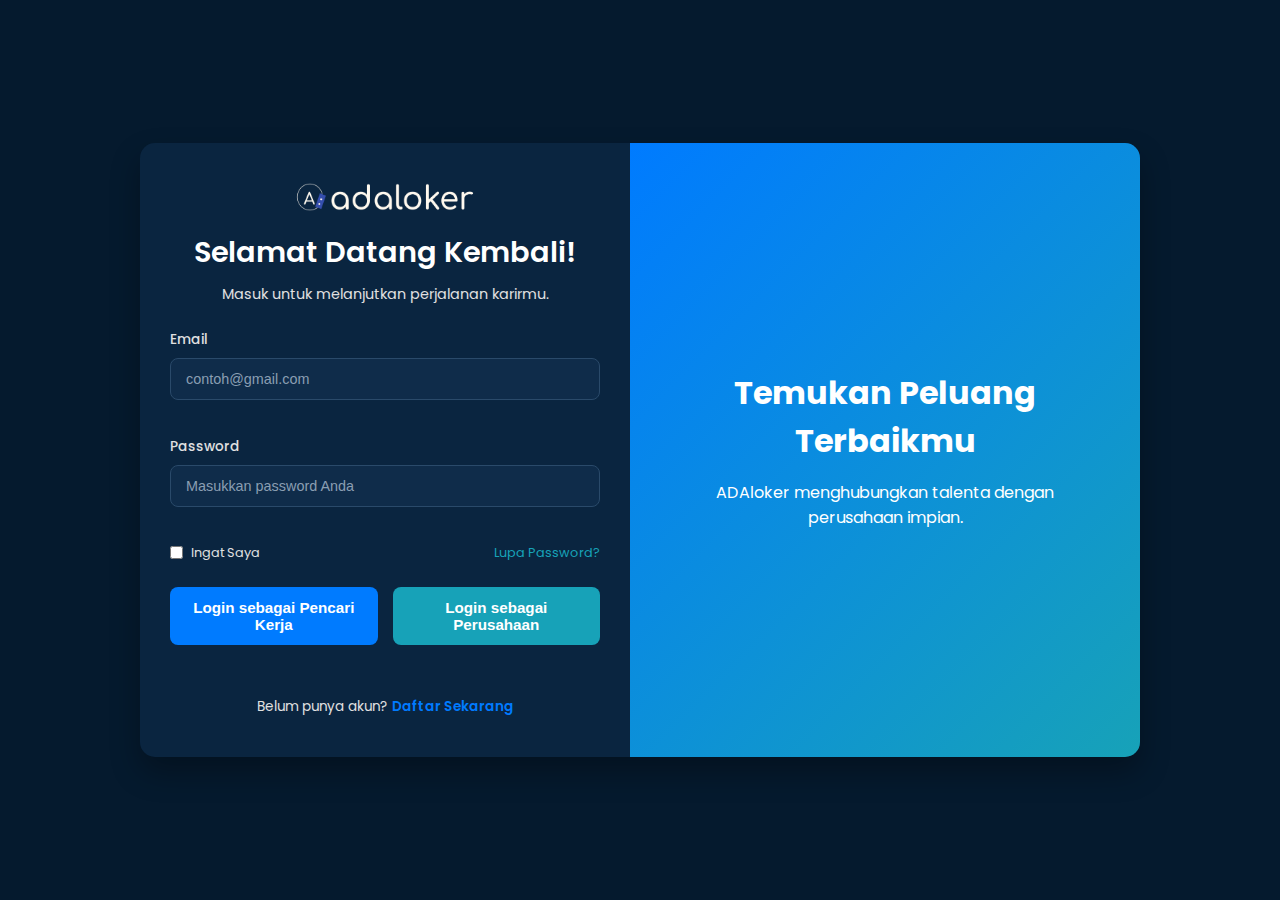
<file: index.html>
<!DOCTYPE html>
<html lang="id">
<head>
    <meta charset="UTF-8">
    <meta name="viewport" content="width=device-width, initial-scale=1.0">
    <title>Login - ADAloker</title>
    <link rel="stylesheet" href="/assets/css/login_style.css">
    <link href="https://fonts.googleapis.com/css2?family=Poppins:wght@300;400;500;600;700&display=swap" rel="stylesheet">
</head>
<body>
    <div class="login-container">
        <div class="login-box">
            <div class="logo-container">
                <img src="/ADAloker_vercel/assets/images/logo_adaloker.png" alt="Logo ADAloker" class="logo-image">
            </div>
            <h2>Selamat Datang Kembali!</h2>
            <p class="subtitle">Masuk untuk melanjutkan perjalanan karirmu.</p>
            <form id="loginForm">
                <div class="input-group">
                    <label for="email">Email</label>
                    <input type="email" id="email" name="email" placeholder="contoh@gmail.com" required>
                    <span class="error-message" id="emailError"></span>
                </div>
                <div class="input-group">
                    <label for="password">Password</label>
                    <input type="password" id="password" name="password" placeholder="Masukkan password Anda" required>
                    <span class="error-message" id="passwordError"></span>
                </div>
                <div class="options">
                    <label class="remember-me">
                        <input type="checkbox" name="remember"> Ingat Saya
                    </label>
                    <a href="#" class="forgot-password">Lupa Password?</a>
                </div>
                <div class="login-buttons">
                    <button type="button" id="loginJobseeker" class="btn btn-jobseeker">Login sebagai Pencari Kerja</button>
                    <button type="button" id="loginCompany" class="btn btn-company">Login sebagai Perusahaan</button>
                </div>
                <div id="generalError" class="error-message general-error-message"></div>
            </form>
            <div class="register-link">
                <p>Belum punya akun? <a href="#">Daftar Sekarang</a></p>
            </div>
        </div>
        <div class="info-side">
            <h2>Temukan Peluang Terbaikmu</h2>
            <p>ADAloker menghubungkan talenta dengan perusahaan impian.</p>
        </div>
    </div>
    <script src="/assets/js/login_script.js"></script>
</body>
</html>
</file>
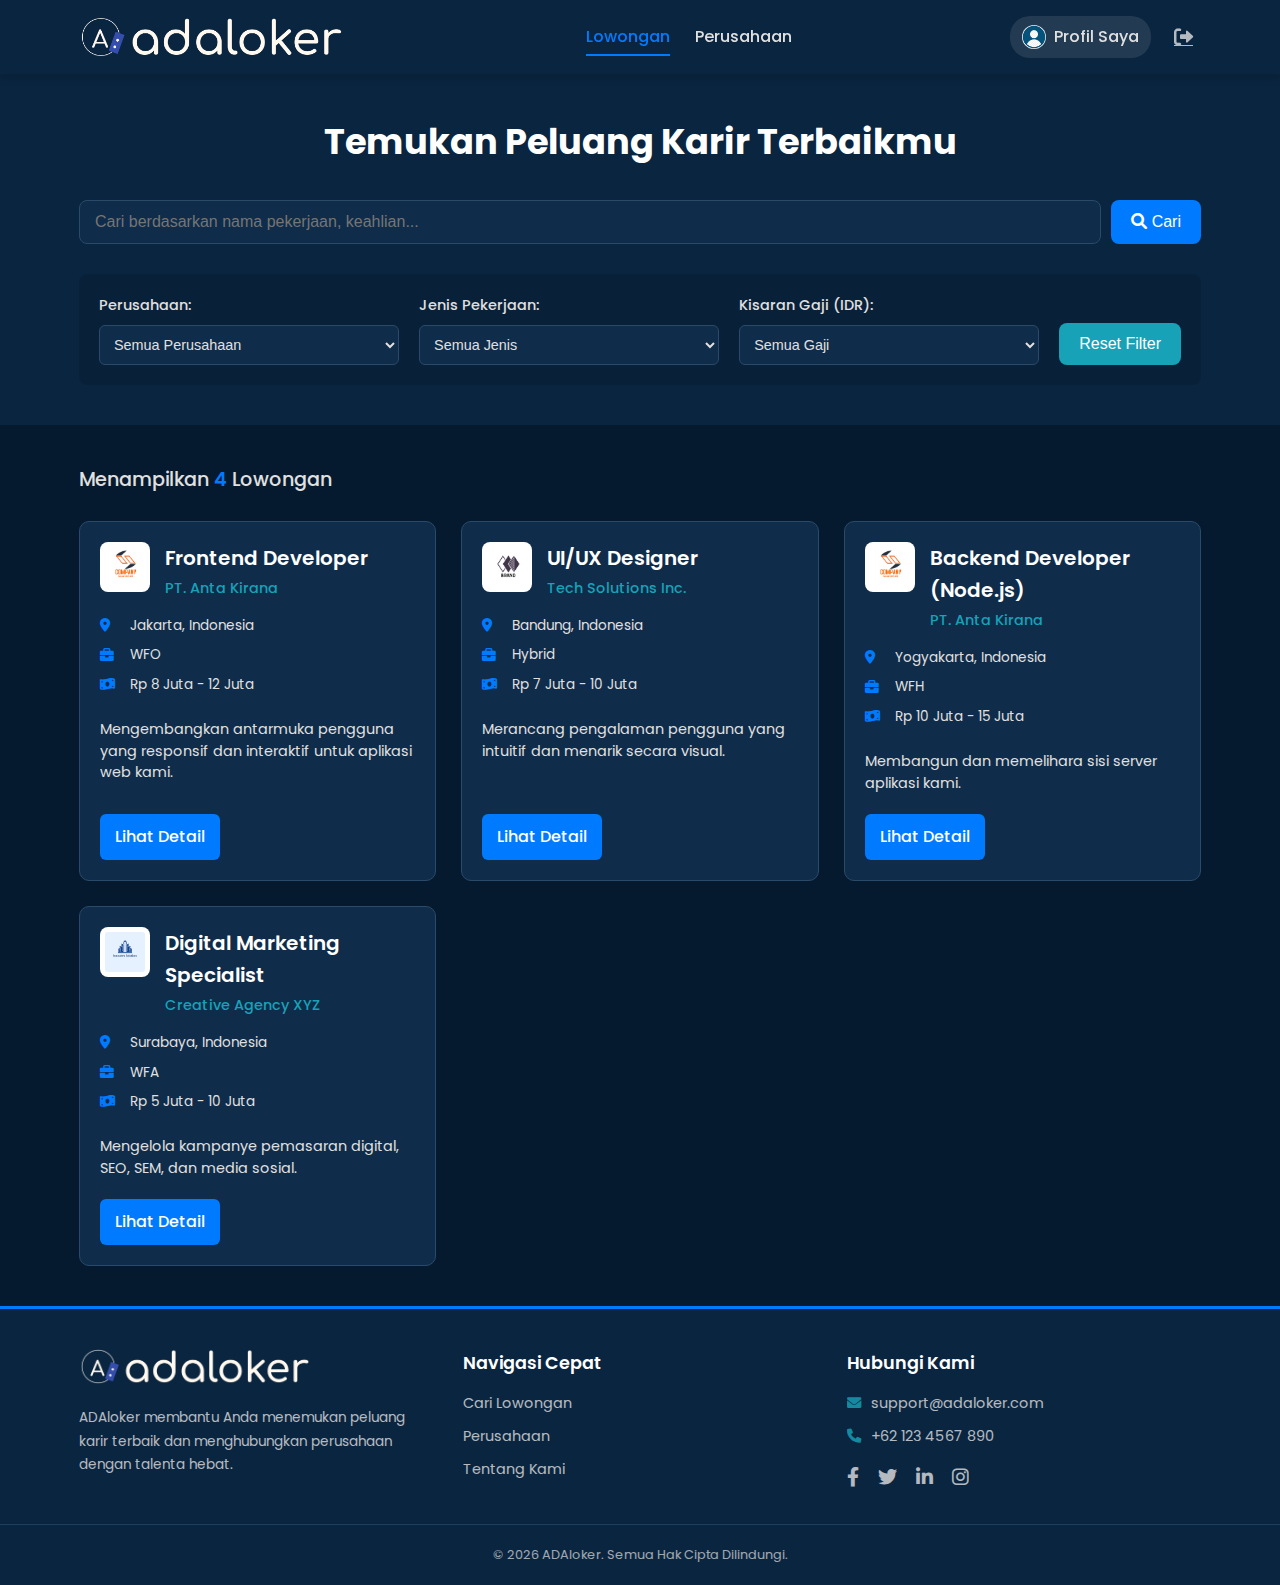
<file: cari_lowongan.html>
<!DOCTYPE html>
<html lang="id">
<head>
    <meta charset="UTF-8">
    <meta name="viewport" content="width=device-width, initial-scale=1.0">
    <title>Cari Lowongan - ADAloker</title>
    <link rel="stylesheet" href="/assets/css/lowongan_style.css">
    <link href="https://fonts.googleapis.com/css2?family=Poppins:wght@300;400;500;600;700&display=swap" rel="stylesheet">
    <link rel="stylesheet" href="https://cdnjs.cloudflare.com/ajax/libs/font-awesome/6.0.0-beta3/css/all.min.css">
</head>
<body>
    <header class="navbar">
        <div class="container nav-container">
            <a href="/cari_lowongan.html" class="nav-logo">
                <img src="/ADAloker_vercel/assets/images/logo_adaloker.png" alt="Logo ADAloker">
            </a>
            <nav>
                <ul class="nav-menu">
                    <li><a href="/cari_lowongan.html" class="nav-link active">Lowongan</a></li>
                    <li><a href="/companies_page.html" class="nav-link">Perusahaan</a></li>
                </ul>
            </nav>
            <div class="nav-profile">
                <a href="/profile_page.html" class="profile-button">
                    <img src="/ADAloker_vercel/assets/images/profile_icon.png" alt="Profil" class="profile-icon" id="navProfileIconSeeker">
                    <span>Profil Saya</span>
                </a>
                <a href="#" class="logout-button-nav seeker-logout-trigger" id="logoutButtonSeeker" title="Keluar">
                    <i class="fas fa-sign-out-alt"></i>
                </a>
            </div>
            <div class="hamburger">
                <span class="bar"></span>
                <span class="bar"></span>
                <span class="bar"></span>
            </div>
        </div>
    </header>

    <main>
        <section class="search-filter-section">
            <div class="container">
                <h2>Temukan Peluang Karir Terbaikmu</h2>
                <div class="search-box">
                    <input type="text" id="searchInput" placeholder="Cari berdasarkan nama pekerjaan, keahlian...">
                    <button id="searchButton"><i class="fas fa-search"></i> Cari</button>
                </div>
                <div class="filter-bar">
                    <div class="filter-group">
                        <label for="filterCompany">Perusahaan:</label>
                        <select id="filterCompany">
                            <option value="">Semua Perusahaan</option>
                            <option value="PT. Anta Kirana">PT. Anta Kirana</option>
                            <option value="Tech Solutions Inc.">Tech Solutions Inc.</option>
                            <option value="Creative Agency XYZ">Creative Agency XYZ</option>
                        </select>
                    </div>
                    <div class="filter-group">
                        <label for="filterJobType">Jenis Pekerjaan:</label>
                        <select id="filterJobType">
                            <option value="">Semua Jenis</option>
                            <option value="WFO">WFO (Work From Office)</option>
                            <option value="WFH">WFH (Work From Home)</option>
                            <option value="Hybrid">Hybrid</option>
                            <option value="WFA">WFA (Work From Anywhere)</option>
                        </select>
                    </div>
                    <div class="filter-group">
                        <label for="filterSalary">Kisaran Gaji (IDR):</label>
                        <select id="filterSalary">
                            <option value="">Semua Gaji</option>
                            <option value="0-5000000">0 - 5 Juta</option>
                            <option value="5000001-10000000">5 Juta - 10 Juta</option>
                            <option value="10000001-15000000">10 Juta - 15 Juta</option>
                            <option value="15000001">> 15 Juta</option>
                        </select>
                    </div>
                    <button id="resetFilterButton" class="btn-secondary">Reset Filter</button>
                </div>
            </div>
        </section>

        <section class="job-listings-section">
            <div class="container">
                <h3 id="jobCount">Menampilkan <span id="displayedJobCount">0</span> Lowongan</h3>
                <div class="job-listings-grid" id="jobListingsGrid">
                    <p class="no-jobs-message" id="noJobsMessage" style="display: none;">Tidak ada lowongan yang sesuai dengan kriteria pencarian Anda.</p>
                </div>
            </div>
        </section>
    </main>

    <footer class="site-footer">
        <div class="container footer-container">
            <div class="footer-about">
                <img src="/ADAloker_vercel/assets/images/logo_adaloker.png" alt="Logo ADAloker Kecil" class="footer-logo">
                <p>ADAloker membantu Anda menemukan peluang karir terbaik dan menghubungkan perusahaan dengan talenta hebat.</p>
            </div>
            <div class="footer-links">
                <h4>Navigasi Cepat</h4>
                <ul>
                    <li><a href="/cari_lowongan.html">Cari Lowongan</a></li>
                    <li><a href="/companies_page.html">Perusahaan</a></li>
                    <li><a href="#">Tentang Kami</a></li>
                </ul>
            </div>
            <div class="footer-contact">
                <h4>Hubungi Kami</h4>
                <p><i class="fas fa-envelope"></i> support@adaloker.com</p>
                <p><i class="fas fa-phone"></i> +62 123 4567 890</p>
                <div class="social-media">
                    <a href="#" aria-label="Facebook"><i class="fab fa-facebook-f"></i></a>
                    <a href="#" aria-label="Twitter"><i class="fab fa-twitter"></i></a>
                    <a href="#" aria-label="LinkedIn"><i class="fab fa-linkedin-in"></i></a>
                    <a href="#" aria-label="Instagram"><i class="fab fa-instagram"></i></a>
                </div>
            </div>
        </div>
        <div class="footer-bottom">
            <p>© <span id="currentYear"></span> ADAloker. Semua Hak Cipta Dilindungi.</p>
        </div>
    </footer>

    <script src="/assets/js/lowongan_script.js"></script>
</body>
</html>
</file>
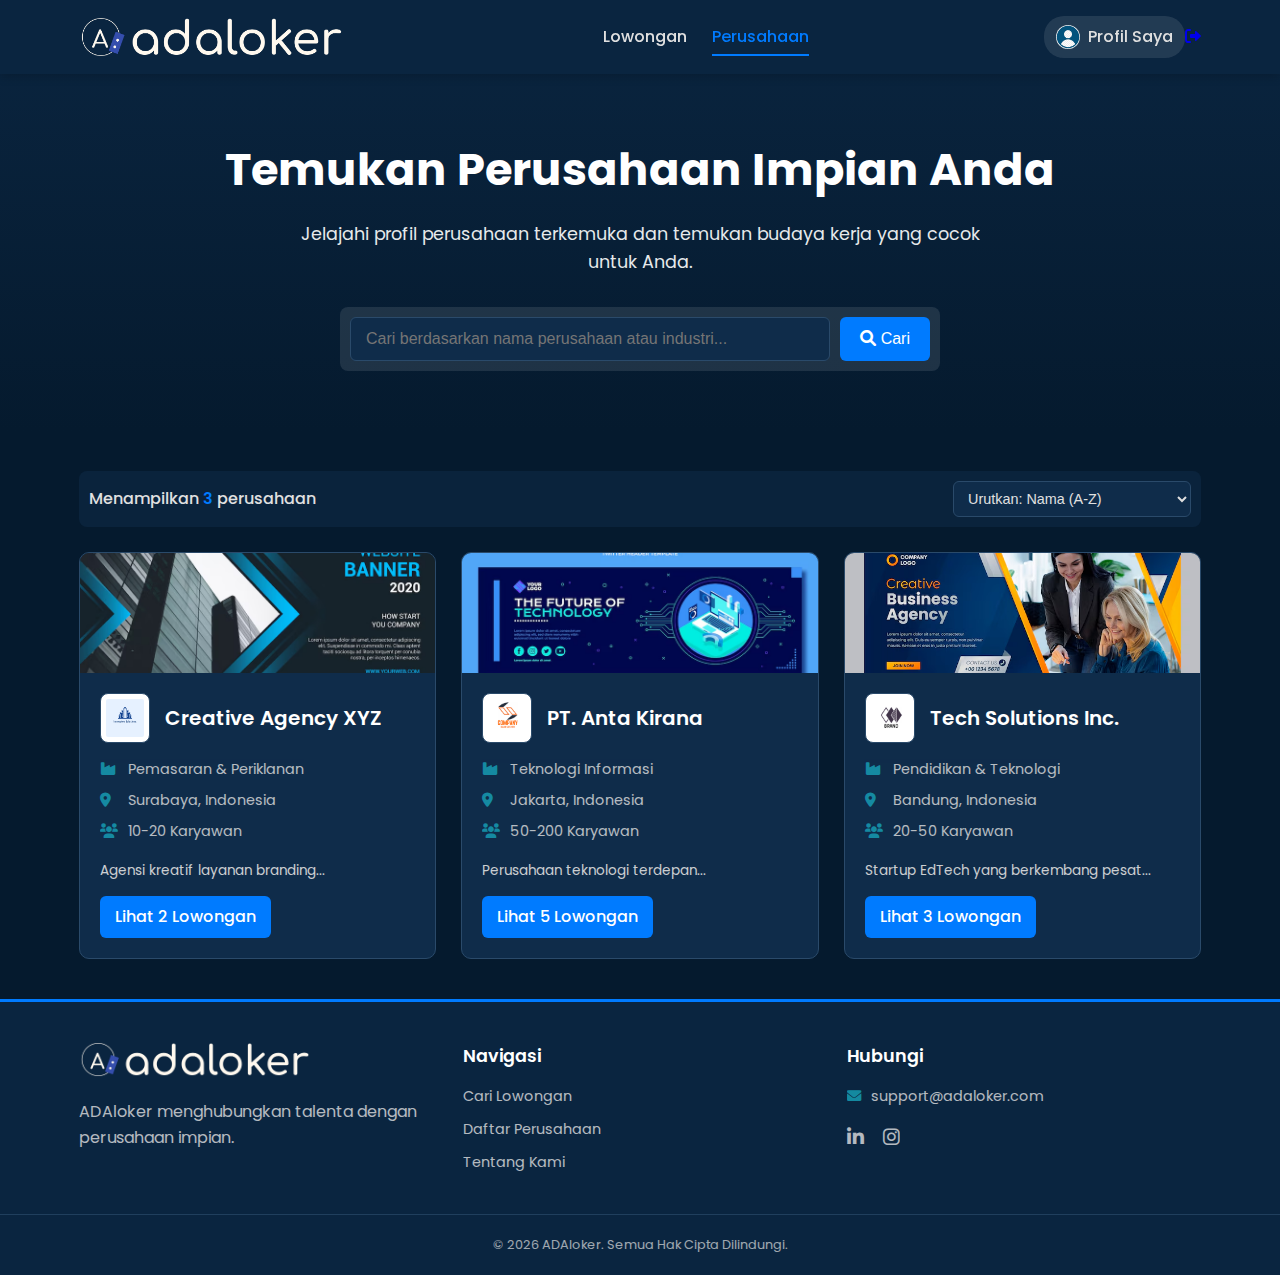
<file: companies_page.html>
<!DOCTYPE html>
<html lang="id">
<head>
    <meta charset="UTF-8">
    <meta name="viewport" content="width=device-width, initial-scale=1.0">
    <title>Daftar Perusahaan - ADAloker</title>
    <link rel="stylesheet" href="/assets/css/companies_style.css">
    <link href="https://fonts.googleapis.com/css2?family=Poppins:wght@300;400;500;600;700&display=swap" rel="stylesheet">
    <link rel="stylesheet" href="https://cdnjs.cloudflare.com/ajax/libs/font-awesome/6.0.0-beta3/css/all.min.css">
</head>
<body>
    <header class="navbar">
        <div class="container nav-container">
            <a href="/cari_lowongan.html" class="nav-logo">
                <img src="/ADAloker_vercel/assets/images/logo_adaloker.png" alt="Logo ADAloker">
            </a>
            <nav>
                <ul class="nav-menu">
                    <li><a href="/cari_lowongan.html" class="nav-link">Lowongan</a></li>
                    <li><a href="/companies_page.html" class="nav-link active">Perusahaan</a></li>
                </ul>
            </nav>
            <div class="nav-profile">
                <a href="/profile_page.html" class="profile-button">
                    <img src="/ADAloker_vercel/assets/images/profile_icon.png" alt="Profil" class="profile-icon" id="navProfileIconSeeker_companies">
                    <span>Profil Saya</span>
                </a>
                <a href="#" class="logout-button-nav seeker-logout-trigger" id="logoutButtonSeeker_companies" title="Keluar">
                    <i class="fas fa-sign-out-alt"></i>
                </a>
            </div>
            <div class="hamburger">
                <span class="bar"></span>
                <span class="bar"></span>
                <span class="bar"></span>
            </div>
        </div>
    </header>

    <main class="companies-main">
        <section class="companies-hero-section">
            <div class="container">
                <h1>Temukan Perusahaan Impian Anda</h1>
                <p>Jelajahi profil perusahaan terkemuka dan temukan budaya kerja yang cocok untuk Anda.</p>
                <div class="company-search-box">
                    <input type="text" id="companySearchInput" placeholder="Cari berdasarkan nama perusahaan atau industri...">
                    <button id="companySearchButton"><i class="fas fa-search"></i> Cari</button>
                </div>
            </div>
        </section>

        <section class="company-listings-section">
            <div class="container">
                <div class="filter-info-bar">
                    <p>Menampilkan <span id="displayedCompanyCount">0</span> perusahaan</p>
                    <select id="companySortBy">
                        <option value="name-asc">Urutkan: Nama (A-Z)</option>
                        <option value="name-desc">Urutkan: Nama (Z-A)</option>
                        <option value="jobs-desc">Urutkan: Lowongan Terbanyak</option>
                    </select>
                </div>
                <div class="company-listings-grid" id="companyListingsGrid">
                    <p class="no-companies-message" id="noCompaniesMessage" style="display: none;">Tidak ada perusahaan yang sesuai.</p>
                </div>
            </div>
        </section>
    </main>

    <footer class="site-footer">
        <div class="container footer-container">
            <div class="footer-about">
                <img src="/ADAloker_vercel/assets/images/logo_adaloker.png" alt="Logo ADAloker Kecil" class="footer-logo">
                <p>ADAloker menghubungkan talenta dengan perusahaan impian.</p>
            </div>
            <div class="footer-links">
                <h4>Navigasi</h4>
                <ul>
                    <li><a href="/cari_lowongan.html">Cari Lowongan</a></li>
                    <li><a href="/companies_page.html">Daftar Perusahaan</a></li>
                    <li><a href="#">Tentang Kami</a></li>
                </ul>
            </div>
            <div class="footer-contact">
                <h4>Hubungi</h4>
                <p><i class="fas fa-envelope"></i> support@adaloker.com</p>
                <div class="social-media">
                    <a href="#" aria-label="LinkedIn"><i class="fab fa-linkedin-in"></i></a>
                    <a href="#" aria-label="Instagram"><i class="fab fa-instagram"></i></a>
                </div>
            </div>
        </div>
        <div class="footer-bottom">
            <p>© <span id="currentYearCompanies"></span> ADAloker. Semua Hak Cipta Dilindungi.</p>
        </div>
    </footer>

    <script src="/assets/js/companies_script.js"></script>
</body>
</html>
</file>
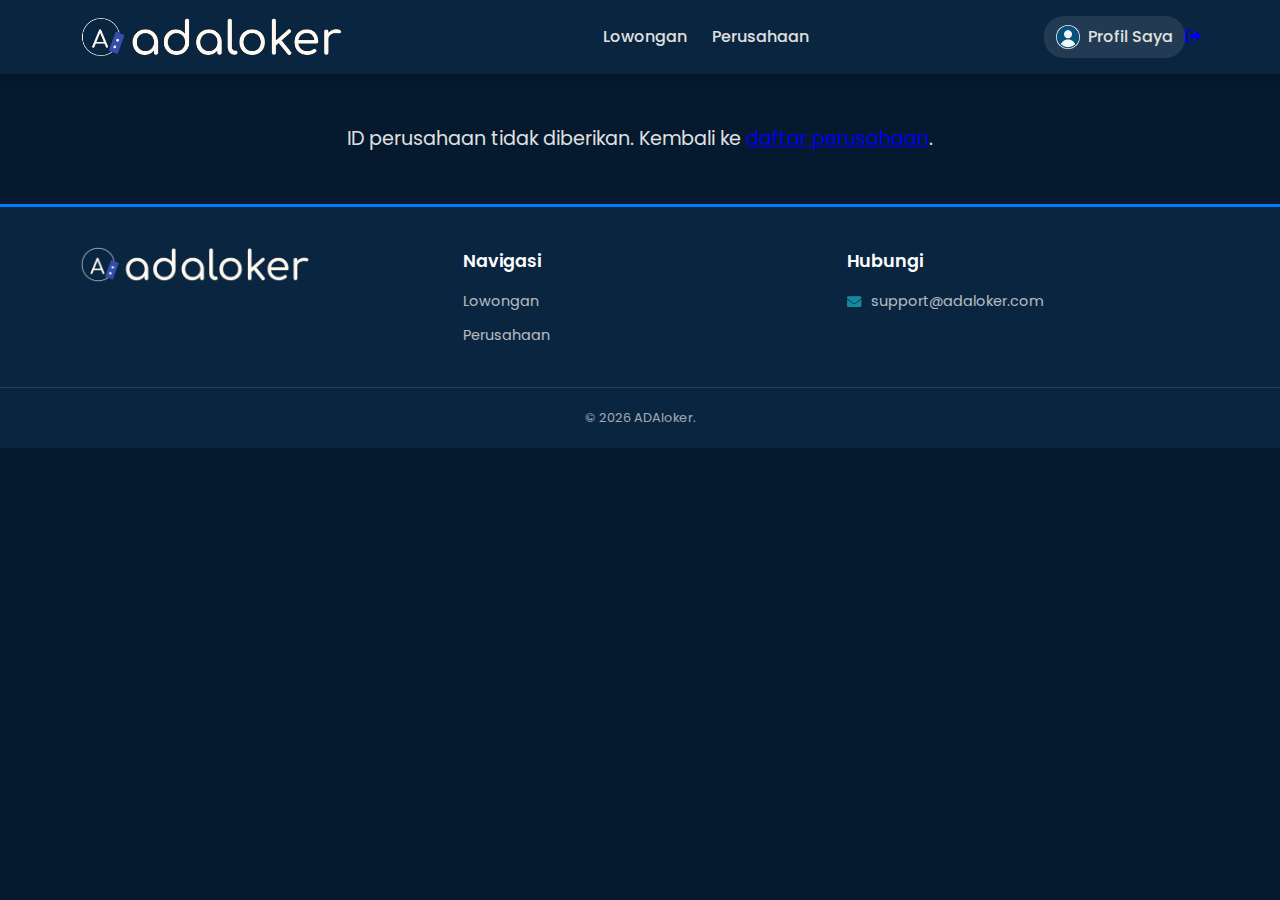
<file: company_detail_page.html>
<!DOCTYPE html>
<html lang="id">
<head>
    <meta charset="UTF-8">
    <meta name="viewport" content="width=device-width, initial-scale=1.0">
    <title>Profil Perusahaan - ADAloker</title>
    <link rel="stylesheet" href="/assets/css/company_detail_style.css">
    <link href="https://fonts.googleapis.com/css2?family=Poppins:wght@300;400;500;600;700&display=swap" rel="stylesheet">
    <link rel="stylesheet" href="https://cdnjs.cloudflare.com/ajax/libs/font-awesome/6.0.0-beta3/css/all.min.css">
</head>
<body>
    <header class="navbar">
        <div class="container nav-container">
            <a href="/cari_lowongan.html" class="nav-logo"><img src="/ADAloker_vercel/assets/images/logo_adaloker.png" alt="Logo ADAloker"></a>
            <nav>
                <ul class="nav-menu">
                    <li><a href="/cari_lowongan.html" class="nav-link">Lowongan</a></li>
                    <li><a href="/companies_page.html" class="nav-link">Perusahaan</a></li>
                </ul>
            </nav>
            <div class="nav-profile">
                <a href="/profile_page.html" class="profile-button">
                    <img src="/ADAloker_vercel/assets/images/profile_icon.png" alt="Profil" class="profile-icon" id="navProfileIconSeeker_compDetail">
                    <span>Profil Saya</span>
                </a>
                <a href="#" class="logout-button-nav seeker-logout-trigger" id="logoutButtonSeeker_compDetail" title="Keluar">
                    <i class="fas fa-sign-out-alt"></i>
                </a>
            </div>
            <div class="hamburger"><span class="bar"></span><span class="bar"></span><span class="bar"></span></div>
        </div>
    </header>

    <main class="company-detail-main">
        <div id="companyDetailWrapper">
            <section class="company-header-section" id="companyHeaderSection">
                <div class="container header-content-placeholder"><p>Memuat profil perusahaan...</p></div>
            </section>
            <section class="company-content-section">
                <div class="container">
                    <div class="tabs-navigation">
                        <button class="tab-link active" data-tab="aboutCompany">Tentang Perusahaan</button>
                        <button class="tab-link" data-tab="activeJobs">Lowongan Aktif (<span id="activeJobsCount">0</span>)</button>
                        <button class="tab-link" data-tab="companyCulture">Budaya Kerja</button>
                    </div>
                    <div class="tab-content-wrapper">
                        <div id="aboutCompany" class="tab-content active"><p class="loading-tab-content">Memuat...</p></div>
                        <div id="activeJobs" class="tab-content"><div class="job-listings-grid-company" id="companyActiveJobsGrid"><p class="loading-tab-content">Memuat...</p></div></div>
                        <div id="companyCulture" class="tab-content"><p class="loading-tab-content">Memuat...</p></div>
                    </div>
                </div>
            </section>
        </div>
    </main>

    <footer class="site-footer">
        <div class="container footer-container">
            <div class="footer-about"><img src="/ADAloker_vercel/assets/images/logo_adaloker.png" alt="Logo ADAloker Kecil" class="footer-logo"></div>
            <div class="footer-links"><h4>Navigasi</h4><ul><li><a href="/cari_lowongan.html">Lowongan</a></li><li><a href="/companies_page.html">Perusahaan</a></li></ul></div>
            <div class="footer-contact"><h4>Hubungi</h4><p><i class="fas fa-envelope"></i> support@adaloker.com</p></div>
        </div>
        <div class="footer-bottom"><p>© <span id="currentYearCompanyDetail"></span> ADAloker.</p></div>
    </footer>
    <script src="/assets/js/company_detail_script.js"></script>
</body>
</html>
</file>
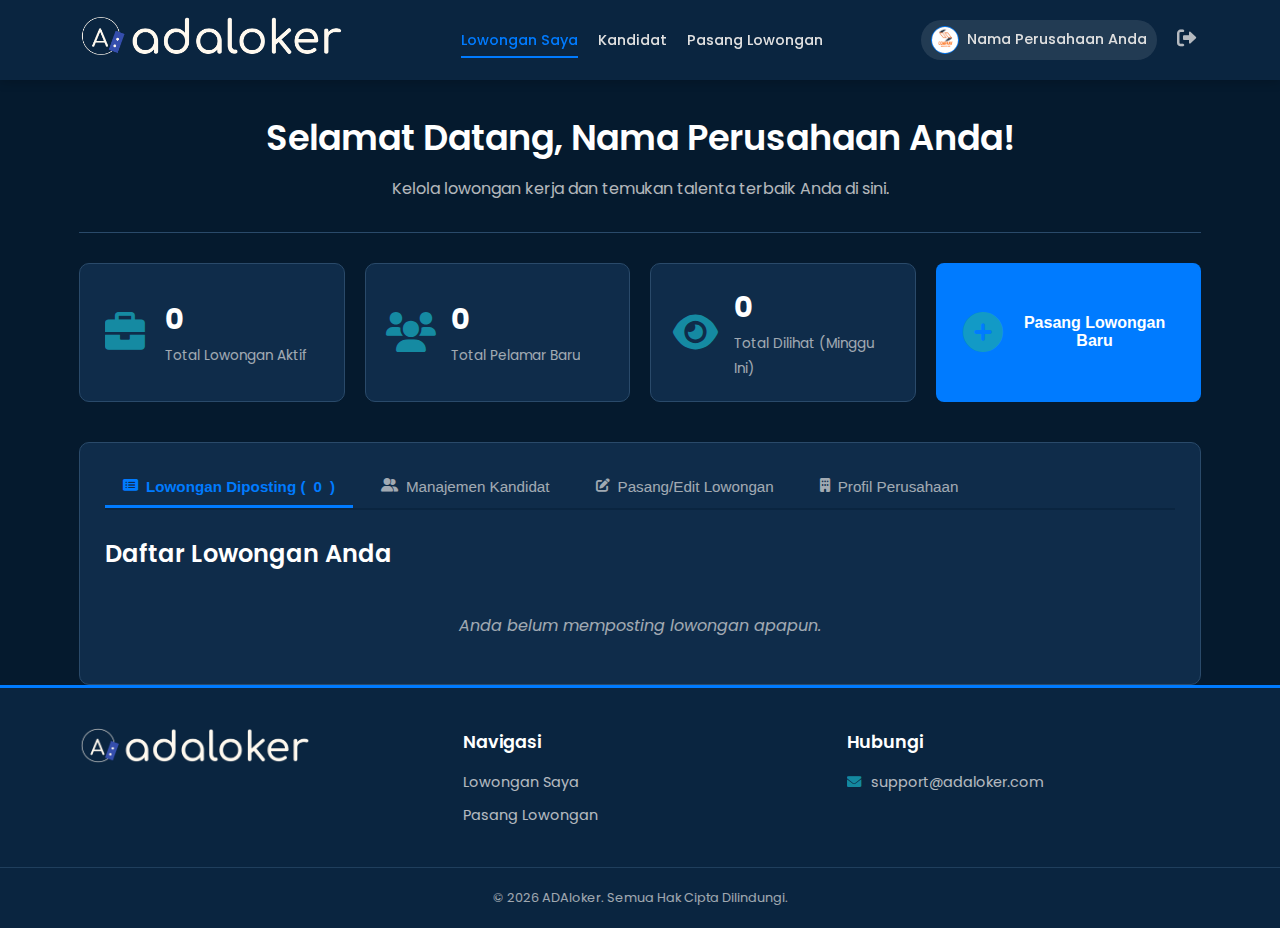
<file: dashboard_company.html>
<!DOCTYPE html>
<html lang="id">
<head>
    <meta charset="UTF-8">
    <meta name="viewport" content="width=device-width, initial-scale=1.0">
    <title>Dasbor Perusahaan - ADAloker</title>
    <link rel="stylesheet" href="/assets/css/dashboard_company_style.css">
    <link href="https://fonts.googleapis.com/css2?family=Poppins:wght@300;400;500;600;700&display=swap" rel="stylesheet">
    <link rel="stylesheet" href="https://cdnjs.cloudflare.com/ajax/libs/font-awesome/6.0.0-beta3/css/all.min.css">
</head>
<body>
    <header class="navbar">
        <div class="container nav-container">
            <a href="/dashboard_company.html" class="nav-logo">
                <img src="/ADAloker_vercel/assets/images/logo_adaloker.png" alt="Logo ADAloker">
            </a>
            <nav>
                <ul class="nav-menu">
                    <li><a href="/dashboard_company.html#postedJobsContent" class="nav-link active">Lowongan Saya</a></li>
                    <li><a href="/dashboard_company.html#candidatesContent" class="nav-link">Kandidat</a></li>
                    <li><a href="/dashboard_company.html#postNewJobContent" class="nav-link">Pasang Lowongan</a></li>
                </ul>
            </nav>
            <div class="nav-profile">
                <a href="#" class="profile-button" id="companyProfileNavButton">
                    <img src="/ADAloker_vercel/assets/images/company_logo_sample1.png" alt="Logo Perusahaan" class="profile-icon" id="navCompanyLogo">
                    <span id="navCompanyName">[Nama Perusahaan]</span>
                </a>
                 <a href="/index.html" class="logout-button-nav" id="dashboardLogoutButton" title="Keluar"><i class="fas fa-sign-out-alt"></i></a>
            </div>
            <div class="hamburger">
                <span class="bar"></span>
                <span class="bar"></span>
                <span class="bar"></span>
            </div>
        </div>
    </header>

    <main class="dashboard-main">
        <div class="container">
            <div class="dashboard-header">
                <h1 id="welcomeCompanyName">Selamat Datang, [Nama Perusahaan]!</h1>
                <p>Kelola lowongan kerja dan temukan talenta terbaik Anda di sini.</p>
            </div>

            <section class="quick-stats-section">
                <div class="stat-card">
                    <i class="fas fa-briefcase"></i>
                    <div class="stat-info">
                        <span class="stat-value" id="statTotalJobs">0</span>
                        <span class="stat-label">Total Lowongan Aktif</span>
                    </div>
                </div>
                <div class="stat-card">
                    <i class="fas fa-users"></i>
                    <div class="stat-info">
                        <span class="stat-value" id="statTotalCandidates">0</span>
                        <span class="stat-label">Total Pelamar Baru</span>
                    </div>
                </div>
                <div class="stat-card">
                    <i class="fas fa-eye"></i>
                    <div class="stat-info">
                        <span class="stat-value" id="statTotalViews">0</span>
                        <span class="stat-label">Total Dilihat (Minggu Ini)</span>
                    </div>
                </div>
                 <div class="stat-card main-action">
                    <button class="btn btn-primary" id="addNewJobButtonFromStat"><i class="fas fa-plus-circle"></i> Pasang Lowongan Baru</button>
                </div>
            </section>

            <section class="dashboard-content-section">
                <div class="tabs-navigation-dashboard">
                    <button class="tab-link-dashboard active" data-tab="postedJobsContent">
                        <i class="fas fa-list-alt"></i> Lowongan Diposting (<span id="postedJobsCount">0</span>)
                    </button>
                    <button class="tab-link-dashboard" data-tab="candidatesContent">
                        <i class="fas fa-user-friends"></i> Manajemen Kandidat
                    </button>
                    <button class="tab-link-dashboard" data-tab="postNewJobContent">
                        <i class="fas fa-edit"></i> Pasang/Edit Lowongan
                    </button>
                    <button class="tab-link-dashboard" data-tab="companyProfileContent">
                        <i class="fas fa-building"></i> Profil Perusahaan
                    </button>
                </div>

                <div class="tab-content-wrapper-dashboard">
                    <div id="postedJobsContent" class="tab-content-dashboard active">
                        <h3>Daftar Lowongan Anda</h3>
                        <div class="job-list-company" id="companyPostedJobsList">
                            <p class="empty-state-dashboard">Anda belum memposting lowongan apapun.</p>
                        </div>
                    </div>

                    <div id="candidatesContent" class="tab-content-dashboard">
                        <h3>Daftar Kandidat</h3>
                        <div class="candidate-filter">
                            <label for="selectJobForCandidates">Pilih Lowongan:</label>
                            <select id="selectJobForCandidates">
                                <option value="">-- Pilih Lowongan --</option>
                            </select>
                        </div>
                        <div class="candidate-list" id="candidateListForJob">
                            <p class="empty-state-dashboard">Pilih lowongan untuk melihat daftar kandidat.</p>
                        </div>
                    </div>

                    <div id="postNewJobContent" class="tab-content-dashboard">
                        <h3 id="formJobEditorTitle">Pasang Lowongan Kerja Baru</h3>
                        <form id="postJobForm" class="post-job-form">
                            <input type="hidden" id="editJobId" value="">
                            <div class="form-grid-company">
                                <div class="input-group"><label for="jobTitle">Judul Posisi <span class="required">*</span></label><input type="text" id="jobTitle" required></div>
                                <div class="input-group"><label for="jobLocation">Lokasi <span class="required">*</span></label><input type="text" id="jobLocation" placeholder="Contoh: Jakarta, Indonesia" required></div>
                                <div class="input-group"><label for="jobTypeSelect">Jenis Pekerjaan <span class="required">*</span></label><select id="jobTypeSelect" required><option value="">Pilih Jenis</option><option value="WFO">WFO</option><option value="WFH">WFH</option><option value="Hybrid">Hybrid</option><option value="WFA">WFA</option></select></div>
                                <div class="input-group"><label for="jobSalaryDisplay">Tampilan Gaji <span class="required">*</span></label><input type="text" id="jobSalaryDisplay" placeholder="Contoh: Rp 8 Juta - 12 Juta" required><small>Ini yang akan dilihat pelamar.</small></div>
                                <div class="input-group full-width-grid"><label for="jobSalaryRangeInternal">Rentang Gaji Internal (format: min-max) <span class="required">*</span></label><input type="text" id="jobSalaryRangeInternal" placeholder="Contoh: 8000000-12000000" required><small>Gunakan angka saja. Contoh: 5000000-7000000.</small></div>
                                <div class="input-group full-width-grid"><label for="jobDescription">Deskripsi Pekerjaan Lengkap <span class="required">*</span></label><textarea id="jobDescription" rows="8" required placeholder="Jelaskan tanggung jawab, kualifikasi, dll."></textarea></div>
                            </div>
                            <div class="form-actions-company">
                                <button type="submit" class="btn btn-primary"><i class="fas fa-save"></i> Simpan Lowongan</button>
                                <button type="button" class="btn btn-secondary" id="clearJobFormButton" style="display:none;"><i class="fas fa-eraser"></i> Bersihkan Form</button>
                            </div>
                            <div id="postJobMessage" class="form-message"></div>
                        </form>
                    </div>

                    <div id="companyProfileContent" class="tab-content-dashboard">
                        <h3>Profil Perusahaan Anda</h3>
                        <div class="profile-preview-company">
                            <div class="preview-banner"><img src="/ADAloker_vercel/assets/images/company_banner_sample1.jpg" alt="Preview Banner Perusahaan" id="previewCompanyBanner"></div>
                            <div class="preview-logo-name"><img src="/ADAloker_vercel/assets/images/company_logo_sample1.png" alt="Preview Logo Perusahaan" id="previewCompanyLogo"><h4 id="previewCompanyName">[Nama Perusahaan]</h4></div>
                            <p id="previewCompanyTagline" class="preview-tagline">[Tagline Perusahaan]</p>
                        </div>
                        <form id="companyProfileForm" class="post-job-form">
                            <div class="form-grid-company">
                                <div class="input-group"><label for="profileCompanyName">Nama Perusahaan <span class="required">*</span></label><input type="text" id="profileCompanyName" required></div>
                                <div class="input-group"><label for="profileCompanyIndustry">Industri</label><input type="text" id="profileCompanyIndustry"></div>
                                <div class="input-group"><label for="profileCompanyLocation">Lokasi Utama</label><input type="text" id="profileCompanyLocation"></div>
                                <div class="input-group"><label for="profileCompanyTagline">Tagline Perusahaan</label><input type="text" id="profileCompanyTagline"></div>
                                <div class="input-group full-width-grid"><label for="profileCompanyAbout">Tentang Perusahaan</label><textarea id="profileCompanyAbout" rows="6"></textarea></div>
                                <div class="input-group file-input-group-company"><label for="uploadCompanyLogo">Unggah Logo (PNG, JPG - Max 1MB)</label><div class="custom-file-input-company"><input type="file" id="uploadCompanyLogo" accept="image/png, image/jpeg"><label for="uploadCompanyLogo" class="file-input-label-company"><i class="fas fa-image"></i><span id="logoFileName">Pilih File Logo</span></label></div><img id="logoPreview" src="#" alt="Logo Preview" class="image-preview-company"/><span class="error-message" id="logoError"></span></div>
                                <div class="input-group file-input-group-company"><label for="uploadCompanyBanner">Unggah Banner (PNG, JPG - Max 2MB)</label><div class="custom-file-input-company"><input type="file" id="uploadCompanyBanner" accept="image/png, image/jpeg"><label for="uploadCompanyBanner" class="file-input-label-company"><i class="fas fa-image"></i><span id="bannerFileName">Pilih File Banner</span></label></div><img id="bannerPreview" src="#" alt="Banner Preview" class="image-preview-company banner-type-preview"/><span class="error-message" id="bannerError"></span></div>
                                <div class="input-group full-width-grid"><label for="profileCompanyWebsite">Website Perusahaan</label><input type="url" id="profileCompanyWebsite" placeholder="https://www.perusahaananda.com"></div>
                            </div>
                            <div class="form-actions-company"><button type="submit" class="btn btn-primary"><i class="fas fa-save"></i> Simpan Profil</button></div>
                            <div id="profileCompanyMessage" class="form-message"></div>
                        </form>
                    </div>
                </div>
            </section>
        </div>
    </main>

    <footer class="site-footer">
        <div class="container footer-container">
            <div class="footer-about"><img src="/ADAloker_vercel/assets/images/logo_adaloker.png" class="footer-logo" alt="Logo ADAloker"></div>
            <div class="footer-links"><h4>Navigasi</h4><ul><li><a href="/dashboard_company.html#postedJobsContent">Lowongan Saya</a></li><li><a href="/dashboard_company.html#postNewJobContent">Pasang Lowongan</a></li></ul></div>
            <div class="footer-contact"><h4>Hubungi</h4><p><i class="fas fa-envelope"></i> support@adaloker.com</p></div>
        </div>
        <div class="footer-bottom">
            <p>© <span id="currentYearDashboard"></span> ADAloker. Semua Hak Cipta Dilindungi.</p>
        </div>
    </footer>

    <div id="deleteJobModal" class="modal">
        <div class="modal-content-sm">
            <span class="close-button-modal" data-modal-id="deleteJobModal">×</span>
            <h4>Konfirmasi Hapus</h4>
            <p>Apakah Anda yakin ingin menghapus lowongan "<strong id="jobNameToDelete"></strong>"?</p>
            <div class="modal-actions">
                <button class="btn btn-danger" id="confirmDeleteJobButton">Ya, Hapus</button>
                <button class="btn btn-secondary cancel-delete-modal" data-modal-id="deleteJobModal">Batal</button>
            </div>
        </div>
    </div>
    <script src="/assets/js/dashboard_company_script.js"></script>
</body>
</html>
</file>
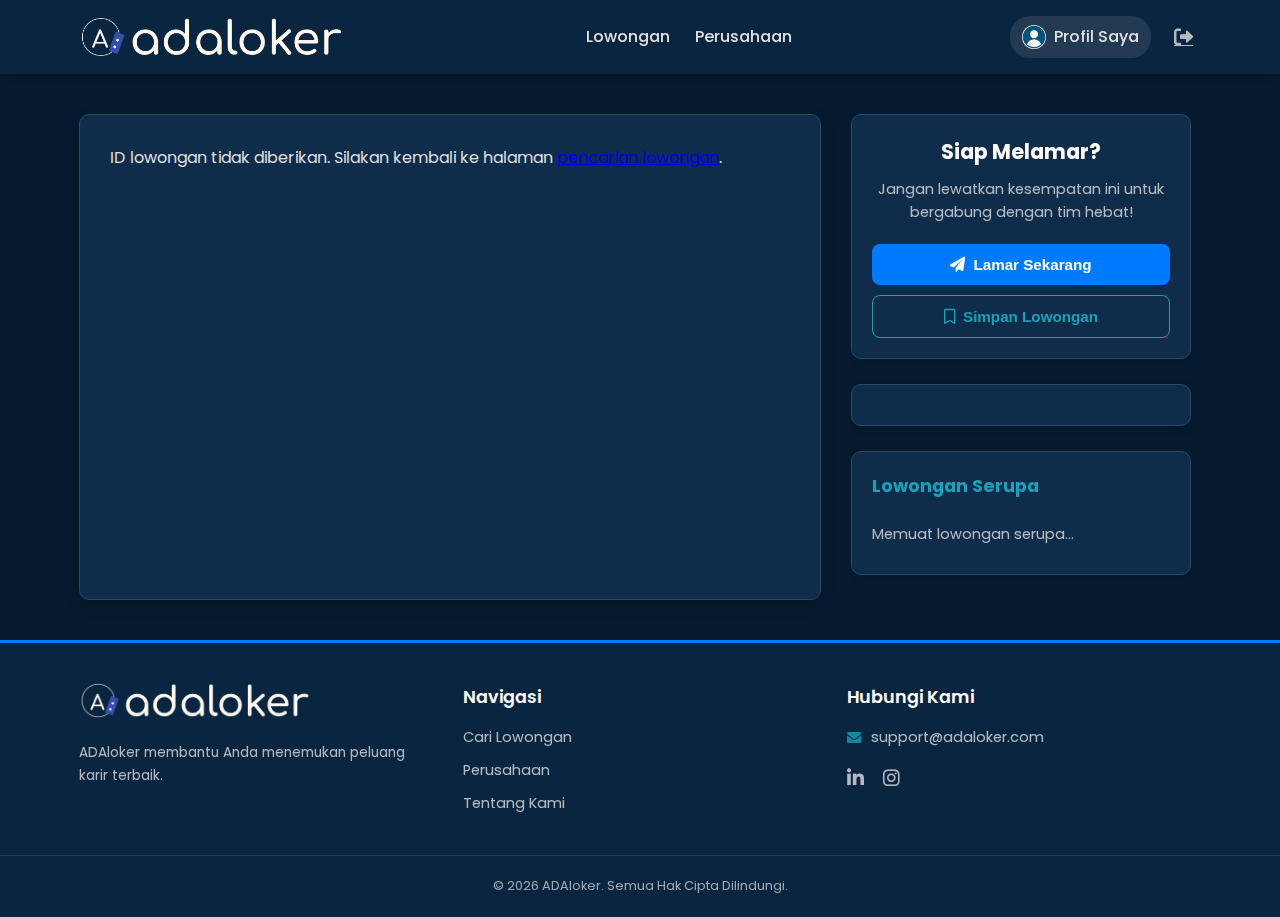
<file: detail_lowongan.html>
<!DOCTYPE html>
<html lang="id">
<head>
    <meta charset="UTF-8">
    <meta name="viewport" content="width=device-width, initial-scale=1.0">
    <title>Detail Lowongan - ADAloker</title>
    <link rel="stylesheet" href="/assets/css/detail_lowongan_style.css">
    <link href="https://fonts.googleapis.com/css2?family=Poppins:wght@300;400;500;600;700&display=swap" rel="stylesheet">
    <link rel="stylesheet" href="https://cdnjs.cloudflare.com/ajax/libs/font-awesome/6.0.0-beta3/css/all.min.css">
</head>
<body>
    <header class="navbar">
        <div class="container nav-container">
            <a href="/cari_lowongan.html" class="nav-logo">
                <img src="/ADAloker_vercel/assets/images/logo_adaloker.png" alt="Logo ADAloker">
            </a>
            <nav>
                <ul class="nav-menu">
                    <li><a href="/cari_lowongan.html" class="nav-link">Lowongan</a></li>
                    <li><a href="/companies_page.html" class="nav-link">Perusahaan</a></li>
                </ul>
            </nav>
            <div class="nav-profile">
                <a href="/profile_page.html" class="profile-button">
                    <img src="/ADAloker_vercel/assets/images/profile_icon.png" alt="Profil" class="profile-icon" id="navProfileIconSeeker_detail">
                    <span>Profil Saya</span>
                </a>
                <a href="#" class="logout-button-nav seeker-logout-trigger" id="logoutButtonSeeker_detail" title="Keluar">
                    <i class="fas fa-sign-out-alt"></i>
                </a>
            </div>
            <div class="hamburger">
                <span class="bar"></span>
                <span class="bar"></span>
                <span class="bar"></span>
            </div>
        </div>
    </header>

    <main class="job-detail-main">
        <div class="container">
            <div class="job-detail-container">
                <div id="jobDetailContent" class="job-detail-content-wrapper">
                    <p class="loading-message">Memuat detail lowongan...</p>
                </div>

                <aside class="job-detail-sidebar">
                    <div class="sidebar-apply-card">
                        <h3>Siap Melamar?</h3>
                        <p>Jangan lewatkan kesempatan ini untuk bergabung dengan tim hebat!</p>
                        <button id="applyNowButton" class="btn btn-apply-now">
                            <i class="fas fa-paper-plane"></i> Lamar Sekarang
                        </button>
                        <button id="saveJobButton" class="btn btn-secondary btn-save-job">
                            <i class="far fa-bookmark"></i> Simpan Lowongan
                        </button>
                    </div>

                    <div class="sidebar-company-info" id="sidebarCompanyInfo">
                    </div>

                    <div class="sidebar-related-jobs">
                        <h4>Lowongan Serupa</h4>
                        <ul id="relatedJobsList">
                            <li><a href="#">Memuat lowongan serupa...</a></li>
                        </ul>
                    </div>
                </aside>
            </div>
        </div>
    </main>

    <footer class="site-footer">
        <div class="container footer-container">
            <div class="footer-about">
                <img src="/ADAloker_vercel/assets/images/logo_adaloker.png" alt="Logo ADAloker Kecil" class="footer-logo">
                <p>ADAloker membantu Anda menemukan peluang karir terbaik.</p>
            </div>
            <div class="footer-links">
                <h4>Navigasi</h4>
                <ul>
                    <li><a href="/cari_lowongan.html">Cari Lowongan</a></li>
                    <li><a href="/companies_page.html">Perusahaan</a></li>
                    <li><a href="#">Tentang Kami</a></li>
                </ul>
            </div>
            <div class="footer-contact">
                <h4>Hubungi Kami</h4>
                <p><i class="fas fa-envelope"></i> support@adaloker.com</p>
                <div class="social-media">
                    <a href="#" aria-label="LinkedIn"><i class="fab fa-linkedin-in"></i></a>
                    <a href="#" aria-label="Instagram"><i class="fab fa-instagram"></i></a>
                </div>
            </div>
        </div>
        <div class="footer-bottom">
            <p>© <span id="currentYearDetail"></span> ADAloker. Semua Hak Cipta Dilindungi.</p>
        </div>
    </footer>

    <script src="/assets/js/detail_lowongan_script.js"></script>
</body>
</html>
</file>
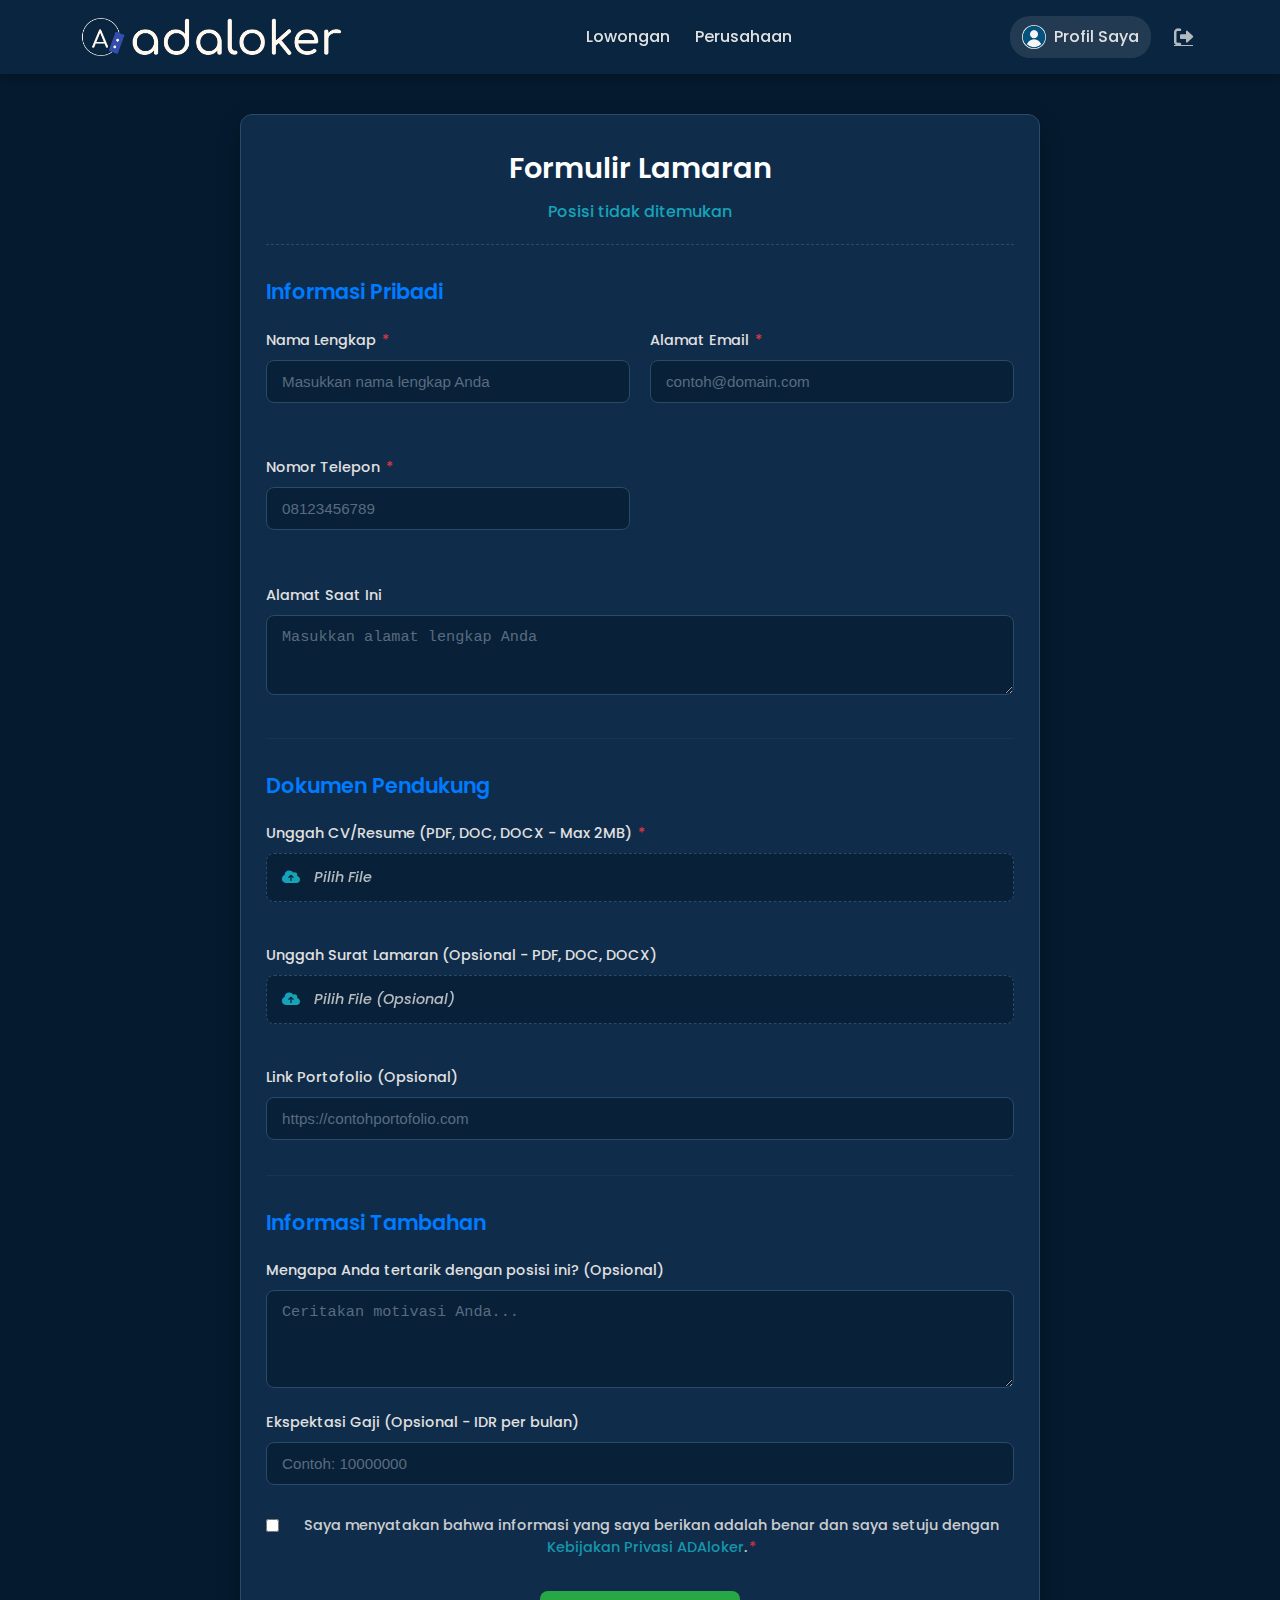
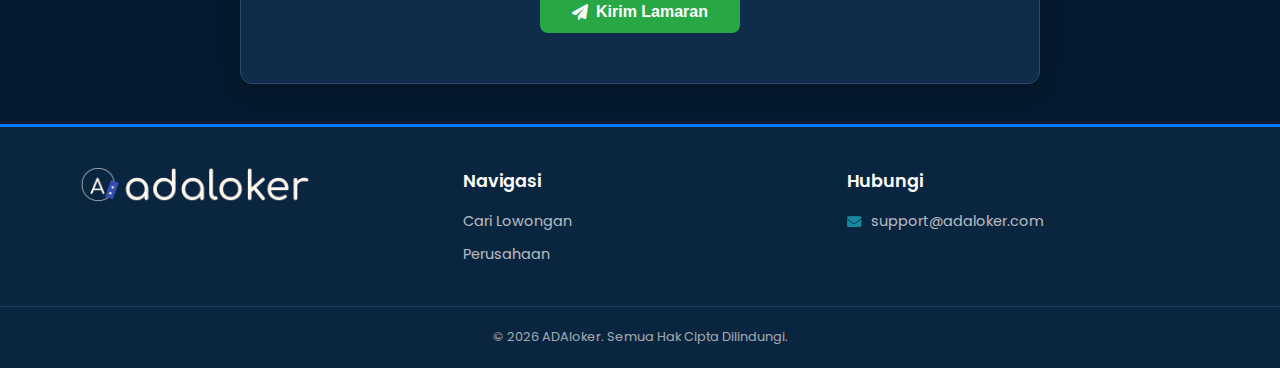
<file: formulir_lamaran.html>
<!DOCTYPE html>
<html lang="id">
<head>
    <meta charset="UTF-8">
    <meta name="viewport" content="width=device-width, initial-scale=1.0">
    <title>Formulir Lamaran - ADAloker</title>
    <link rel="stylesheet" href="/assets/css/formulir_style.css">
    <link href="https://fonts.googleapis.com/css2?family=Poppins:wght@300;400;500;600;700&display=swap" rel="stylesheet">
    <link rel="stylesheet" href="https://cdnjs.cloudflare.com/ajax/libs/font-awesome/6.0.0-beta3/css/all.min.css">
</head>
<body>
    <header class="navbar">
        <div class="container nav-container">
            <a href="/cari_lowongan.html" class="nav-logo">
                <img src="/ADAloker_vercel/assets/images/logo_adaloker.png" alt="Logo ADAloker">
            </a>
            <nav>
                <ul class="nav-menu">
                    <li><a href="/cari_lowongan.html" class="nav-link">Lowongan</a></li>
                    <li><a href="/companies_page.html" class="nav-link">Perusahaan</a></li>
                </ul>
            </nav>
            <div class="nav-profile">
                <a href="/profile_page.html" class="profile-button">
                    <img src="/ADAloker_vercel/assets/images/profile_icon.png" alt="Profil" class="profile-icon" id="navProfileIconSeeker_form">
                    <span>Profil Saya</span>
                </a>
                <a href="#" class="logout-button-nav seeker-logout-trigger" id="logoutButtonSeeker_form" title="Keluar">
                    <i class="fas fa-sign-out-alt"></i>
                </a>
            </div>
            <div class="hamburger">
                <span class="bar"></span>
                <span class="bar"></span>
                <span class="bar"></span>
            </div>
        </div>
    </header>

    <main class="application-form-main">
        <div class="container">
            <div class="form-container-wrapper">
                <div class="form-header">
                    <h1 id="formJobTitle">Formulir Lamaran untuk [Nama Pekerjaan]</h1>
                    <p id="formCompanyName">di [Nama Perusahaan]</p>
                </div>

                <form id="applicationForm" class="application-form">
                    <section class="form-section">
                        <h2>Informasi Pribadi</h2>
                        <div class="form-grid">
                            <div class="input-group">
                                <label for="fullName">Nama Lengkap <span class="required">*</span></label>
                                <input type="text" id="fullName" name="fullName" placeholder="Masukkan nama lengkap Anda" required>
                                <span class="error-message" id="fullNameError"></span>
                            </div>
                            <div class="input-group">
                                <label for="email">Alamat Email <span class="required">*</span></label>
                                <input type="email" id="email" name="email" placeholder="contoh@domain.com" required>
                                <span class="error-message" id="emailError"></span>
                            </div>
                            <div class="input-group">
                                <label for="phoneNumber">Nomor Telepon <span class="required">*</span></label>
                                <input type="tel" id="phoneNumber" name="phoneNumber" placeholder="08123456789" required>
                                <span class="error-message" id="phoneNumberError"></span>
                            </div>
                            <div class="input-group full-width-grid">
                                <label for="address">Alamat Saat Ini</label>
                                <textarea id="address" name="address" rows="3" placeholder="Masukkan alamat lengkap Anda"></textarea>
                            </div>
                        </div>
                    </section>

                    <section class="form-section">
                        <h2>Dokumen Pendukung</h2>
                        <div class="input-group file-input-group">
                            <label for="resume">Unggah CV/Resume (PDF, DOC, DOCX - Max 2MB) <span class="required">*</span></label>
                            <div class="custom-file-input">
                                <input type="file" id="resume" name="resume" accept=".pdf,.doc,.docx" required>
                                <label for="resume" class="file-input-label">
                                    <i class="fas fa-cloud-upload-alt"></i>
                                    <span id="fileName">Pilih File</span>
                                </label>
                            </div>
                            <span class="error-message" id="resumeError"></span>
                        </div>
                        <div class="input-group file-input-group">
                            <label for="coverLetter">Unggah Surat Lamaran (Opsional - PDF, DOC, DOCX)</label>
                             <div class="custom-file-input">
                                <input type="file" id="coverLetter" name="coverLetter" accept=".pdf,.doc,.docx">
                                <label for="coverLetter" class="file-input-label">
                                    <i class="fas fa-cloud-upload-alt"></i>
                                    <span id="coverLetterFileName">Pilih File (Opsional)</span>
                                </label>
                            </div>
                            <span class="error-message" id="coverLetterError"></span>
                        </div>
                         <div class="input-group">
                            <label for="portfolioLink">Link Portofolio (Opsional)</label>
                            <input type="url" id="portfolioLink" name="portfolioLink" placeholder="https://contohportofolio.com">
                        </div>
                    </section>

                    <section class="form-section">
                        <h2>Informasi Tambahan</h2>
                        <div class="input-group">
                            <label for="additionalInfo">Mengapa Anda tertarik dengan posisi ini? (Opsional)</label>
                            <textarea id="additionalInfo" name="additionalInfo" rows="4" placeholder="Ceritakan motivasi Anda..."></textarea>
                        </div>
                         <div class="input-group">
                            <label for="expectedSalary">Ekspektasi Gaji (Opsional - IDR per bulan)</label>
                            <input type="number" id="expectedSalary" name="expectedSalary" placeholder="Contoh: 10000000">
                        </div>
                    </section>

                    <div class="form-submission-section">
                        <div class="input-group consent-group">
                            <input type="checkbox" id="dataConsent" name="dataConsent" required>
                            <label for="dataConsent" class="consent-label">Saya menyatakan bahwa informasi yang saya berikan adalah benar dan saya setuju dengan <a href="#" target="_blank">Kebijakan Privasi ADAloker</a>.<span class="required">*</span></label>
                            <span class="error-message" id="consentError"></span>
                        </div>
                        <button type="submit" id="submitApplicationButton" class="btn btn-submit-app">
                            <i class="fas fa-paper-plane"></i> Kirim Lamaran
                        </button>
                        <div id="formSubmissionMessage" class="submission-message"></div>
                    </div>
                </form>
            </div>
        </div>
    </main>

    <footer class="site-footer">
        <div class="container footer-container">
             <div class="footer-about">
                <img src="/ADAloker_vercel/assets/images/logo_adaloker.png" alt="Logo ADAloker Kecil" class="footer-logo">
            </div>
            <div class="footer-links">
                <h4>Navigasi</h4>
                <ul>
                    <li><a href="/cari_lowongan.html">Cari Lowongan</a></li>
                    <li><a href="/companies_page.html">Perusahaan</a></li>
                </ul>
            </div>
            <div class="footer-contact">
                <h4>Hubungi</h4>
                <p><i class="fas fa-envelope"></i> support@adaloker.com</p>
            </div>
        </div>
        <div class="footer-bottom">
            <p>© <span id="currentYearForm"></span> ADAloker. Semua Hak Cipta Dilindungi.</p>
        </div>
    </footer>

    <div id="successModal" class="modal">
        <div class="modal-content">
            <span class="close-button-modal">×</span>
            <i class="fas fa-check-circle modal-icon"></i>
            <h2>Lamaran Terkirim!</h2>
            <p>Lamaran Anda untuk posisi <strong id="modalJobTitle"></strong> telah berhasil dikirim. Kami akan segera menghubungi Anda jika profil Anda sesuai.</p>
            <button id="backToJobsButton" class="btn">Kembali ke Daftar Lowongan</button>
        </div>
    </div>

    <script src="/assets/js/formulir_script.js"></script>
</body>
</html>
</file>
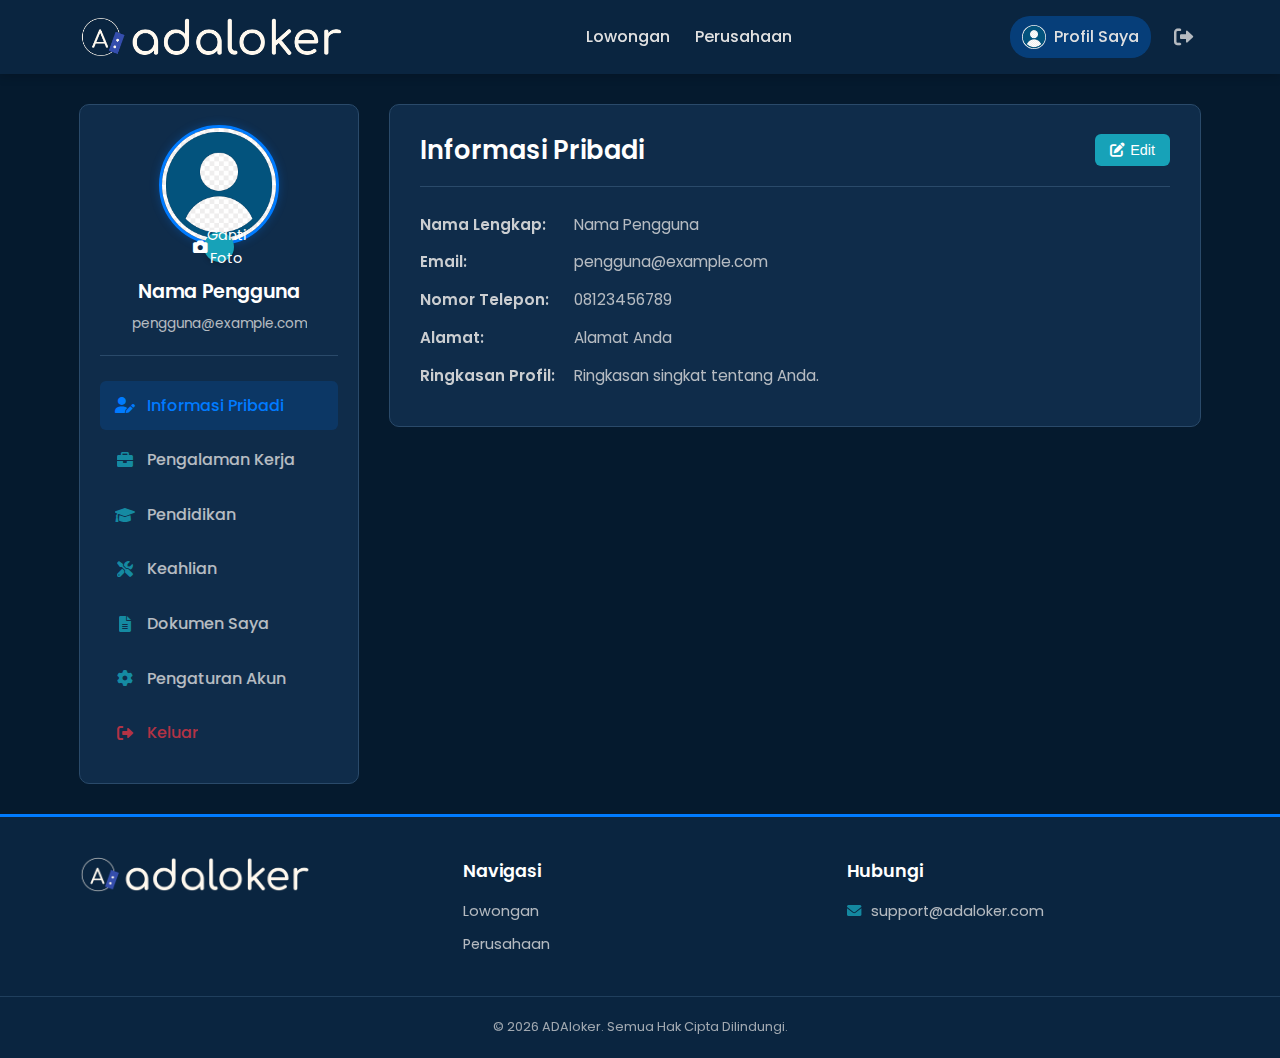
<file: profile_page.html>
<!DOCTYPE html>
<html lang="id">
<head>
    <meta charset="UTF-8">
    <meta name="viewport" content="width=device-width, initial-scale=1.0">
    <title>Profil Saya - ADAloker</title>
    <link rel="stylesheet" href="/assets/css/profile_style.css">
    <link href="https://fonts.googleapis.com/css2?family=Poppins:wght@300;400;500;600;700&display=swap" rel="stylesheet">
    <link rel="stylesheet" href="https://cdnjs.cloudflare.com/ajax/libs/font-awesome/6.0.0-beta3/css/all.min.css">
</head>
<body>
    <header class="navbar">
        <div class="container nav-container">
            <a href="/cari_lowongan.html" class="nav-logo">
                <img src="/ADAloker_vercel/assets/images/logo_adaloker.png" alt="Logo ADAloker">
            </a>
            <nav>
                <ul class="nav-menu">
                    <li><a href="/cari_lowongan.html" class="nav-link">Lowongan</a></li>
                    <li><a href="/companies_page.html" class="nav-link">Perusahaan</a></li>
                </ul>
            </nav>
            <div class="nav-profile">
                <a href="/profile_page.html" class="profile-button active">
                    <img src="/ADAloker_vercel/assets/images/profile_icon.png" alt="Profil" class="profile-icon" id="navProfileIcon">
                    <span>Profil Saya</span>
                </a>
                <a href="#" class="logout-button-nav seeker-logout-trigger" id="logoutButton_profile_nav" title="Keluar">
                    <i class="fas fa-sign-out-alt"></i>
                </a>
            </div>
            <div class="hamburger">
                <span class="bar"></span>
                <span class="bar"></span>
                <span class="bar"></span>
            </div>
        </div>
    </header>

    <main class="profile-main">
        <div class="container">
            <div class="profile-layout">
                <aside class="profile-sidebar">
                    <div class="profile-picture-card">
                        <img src="/ADAloker_vercel/assets/images/default_profile_picture.png" alt="Foto Profil" id="profilePagePicture" class="profile-page-img">
                        <label for="uploadProfilePic" class="upload-pic-btn">
                            <i class="fas fa-camera"></i> Ganti Foto
                        </label>
                        <input type="file" id="uploadProfilePic" accept="image/*" style="display: none;">
                        <h3 id="profilePageName">[Nama Pengguna]</h3>
                        <p id="profilePageEmail">[email@pengguna.com]</p>
                    </div>
                    <nav class="profile-nav-menu">
                        <ul>
                            <li><a href="#informasiPribadi" class="profile-nav-link active" data-section="informasiPribadi"><i class="fas fa-user-edit"></i> Informasi Pribadi</a></li>
                            <li><a href="#pengalamanKerja" class="profile-nav-link" data-section="pengalamanKerja"><i class="fas fa-briefcase"></i> Pengalaman Kerja</a></li>
                            <li><a href="#pendidikan" class="profile-nav-link" data-section="pendidikan"><i class="fas fa-graduation-cap"></i> Pendidikan</a></li>
                            <li><a href="#keahlian" class="profile-nav-link" data-section="keahlian"><i class="fas fa-tools"></i> Keahlian</a></li>
                            <li><a href="#dokumenSaya" class="profile-nav-link" data-section="dokumenSaya"><i class="fas fa-file-alt"></i> Dokumen Saya</a></li>
                            <li><a href="#pengaturanAkun" class="profile-nav-link" data-section="pengaturanAkun"><i class="fas fa-cog"></i> Pengaturan Akun</a></li>
                            <li><a href="#" id="logoutButtonSidebar" class="profile-nav-link logout seeker-logout-trigger"><i class="fas fa-sign-out-alt"></i> Keluar</a></li>
                        </ul>
                    </nav>
                </aside>

                <section class="profile-content">
                    <div id="informasiPribadi" class="profile-section active">
                        <div class="section-header">
                            <h2>Informasi Pribadi</h2>
                            <button class="btn-edit-section" data-section-to-edit="informasiPribadiForm"><i class="fas fa-edit"></i> Edit</button>
                        </div>
                        <div class="section-view-mode">
                            <p><strong>Nama Lengkap:</strong> <span id="viewFullName"></span></p>
                            <p><strong>Email:</strong> <span id="viewEmail"></span></p>
                            <p><strong>Nomor Telepon:</strong> <span id="viewPhoneNumber"></span></p>
                            <p><strong>Alamat:</strong> <span id="viewAddress"></span></p>
                            <p><strong>Ringkasan Profil:</strong> <span id="viewProfileSummary"></span></p>
                        </div>
                        <form id="informasiPribadiForm" class="profile-form edit-mode" style="display: none;">
                            <div class="input-group"><label for="editFullName">Nama Lengkap</label><input type="text" id="editFullName"></div>
                            <div class="input-group"><label for="editEmail">Email (tidak dapat diubah)</label><input type="email" id="editEmail" readonly></div>
                            <div class="input-group"><label for="editPhoneNumber">Nomor Telepon</label><input type="tel" id="editPhoneNumber"></div>
                            <div class="input-group"><label for="editAddress">Alamat</label><textarea id="editAddress" rows="3"></textarea></div>
                            <div class="input-group"><label for="editProfileSummary">Ringkasan Profil</label><textarea id="editProfileSummary" rows="4"></textarea></div>
                            <div class="form-actions">
                                <button type="submit" class="btn btn-save"><i class="fas fa-save"></i> Simpan Perubahan</button>
                                <button type="button" class="btn btn-cancel-edit"><i class="fas fa-times"></i> Batal</button>
                            </div>
                        </form>
                    </div>

                    <div id="pengalamanKerja" class="profile-section">
                        <div class="section-header"><h2>Pengalaman Kerja</h2><button class="btn-add-item" data-section-to-add="pengalamanKerjaForm"><i class="fas fa-plus-circle"></i> Tambah</button></div>
                        <div id="pengalamanKerjaList" class="item-list"><p class="empty-state">Belum ada pengalaman.</p></div>
                    </div>

                    <div id="pendidikan" class="profile-section">
                        <div class="section-header"><h2>Pendidikan</h2><button class="btn-add-item" data-section-to-add="pendidikanForm"><i class="fas fa-plus-circle"></i> Tambah</button></div>
                         <div id="pendidikanList" class="item-list"><p class="empty-state">Belum ada pendidikan.</p></div>
                    </div>

                    <div id="keahlian" class="profile-section">
                         <div class="section-header"><h2>Keahlian</h2><button class="btn-add-item" data-section-to-add="keahlianForm"><i class="fas fa-plus-circle"></i> Tambah</button></div>
                        <div id="keahlianList" class="skills-list"><p class="empty-state-skills" style="display:block;">Belum ada keahlian.</p></div>
                    </div>

                    <div id="dokumenSaya" class="profile-section">
                        <div class="section-header"><h2>Dokumen Saya</h2></div>
                        <div class="document-list" id="documentUploadList">
                        </div>
                        <div class="input-group file-input-group" style="margin-top: 15px;">
                             <label for="uploadNewDocument" class="file-input-label btn-add-item" style="width:auto; display:inline-flex; background-color:var(--accent-color); color:white; border:none;">
                                <i class="fas fa-plus-circle"></i> Unggah Dokumen Baru
                            </label>
                            <input type="file" id="uploadNewDocument" accept=".pdf,.doc,.docx" style="display:none;">
                        </div>
                    </div>
                    
                    <div id="pengaturanAkun" class="profile-section">
                        <div class="section-header"><h2>Pengaturan Akun</h2></div>
                        <form class="profile-form" id="changePasswordForm">
                            <div class="input-group"><label for="currentPassword">Password Saat Ini</label><input type="password" id="currentPassword"></div>
                            <div class="input-group"><label for="newPassword">Password Baru</label><input type="password" id="newPassword"></div>
                            <div class="input-group"><label for="confirmNewPassword">Konfirmasi Password Baru</label><input type="password" id="confirmNewPassword"></div>
                            <div class="form-actions"><button type="submit" class="btn btn-save"><i class="fas fa-key"></i> Ubah Password</button></div>
                        </form>
                        <hr class="section-divider">
                        <div class="delete-account-section">
                            <h4>Hapus Akun</h4>
                            <p>Tindakan ini tidak dapat diurungkan. Semua data Anda akan dihapus.</p>
                            <button class="btn btn-danger" id="deleteAccountButton"><i class="fas fa-exclamation-triangle"></i> Hapus Akun Saya</button>
                        </div>
                    </div>
                </section>
            </div>
        </div>
    </main>

    <footer class="site-footer">
        <div class="container footer-container">
            <div class="footer-about"><img src="/ADAloker_vercel/assets/images/logo_adaloker.png" class="footer-logo" alt="Logo ADAloker"></div>
            <div class="footer-links"><h4>Navigasi</h4><ul><li><a href="/cari_lowongan.html">Lowongan</a></li><li><a href="/companies_page.html">Perusahaan</a></li></ul></div>
            <div class="footer-contact"><h4>Hubungi</h4><p><i class="fas fa-envelope"></i> support@adaloker.com</p></div>
        </div>
        <div class="footer-bottom">
            <p>© <span id="currentYearProfile"></span> ADAloker. Semua Hak Cipta Dilindungi.</p>
        </div>
    </footer>

    <script src="/assets/js/profile_script.js"></script>
</body>
</html>
</file>
<file: assets/css/login_style.css>
:root {
    --primary-color: #0a2540; /* Biru Tua Gelap */
    --secondary-color: #007bff; /* Biru Terang untuk Aksen */
    --accent-color: #17a2b8;   /* Biru Teal untuk Aksen Lain */
    --text-color: #e0e0e0;     /* Putih keabu-abuan untuk teks */
    --background-color: #051a2e; /* Background lebih gelap dari primary */
    --input-bg: #0f2c4a;
    --input-border: #2a4a6a;
    --error-color: #ff4d4d;
    --success-color: #4CAF50;
    --font-family: 'Poppins', sans-serif;
}

* {
    margin: 0;
    padding: 0;
    box-sizing: border-box;
}

body {
    font-family: var(--font-family);
    background-color: var(--background-color);
    color: var(--text-color);
    display: flex;
    justify-content: center;
    align-items: center;
    min-height: 100vh;
    overflow-x: hidden; /* Mencegah scroll horizontal jika ada elemen melebar */
}

.login-container {
    display: flex;
    width: 90%;
    max-width: 1000px;
    background-color: var(--primary-color);
    border-radius: 15px;
    box-shadow: 0 15px 30px rgba(0, 0, 0, 0.3);
    overflow: hidden; /* Agar border-radius terlihat pada anak elemen */
    animation: fadeIn 0.5s ease-out;
}

@keyframes fadeIn {
    from { opacity: 0; transform: scale(0.95); }
    to { opacity: 1; transform: scale(1); }
}

.login-box {
    flex: 1;
    padding: 40px 30px;
    display: flex;
    flex-direction: column;
    justify-content: center;
}

.logo-container {
    text-align: center;
    margin-bottom: 20px;
}

.logo-image {
    max-width: 180px; /* Sesuaikan ukuran maksimal logo sesuai kebutuhan */
    height: auto;    /* Menjaga rasio aspek gambar */
    display: block;  /* Agar margin auto bekerja untuk centering jika diperlukan */
    margin-left: auto;
    margin-right: auto;
}

.login-box h2 {
    font-size: 1.8rem;
    font-weight: 600;
    margin-bottom: 10px;
    text-align: center;
    color: #fff;
}

.login-box .subtitle {
    font-size: 0.9rem;
    color: var(--text-color);
    text-align: center;
    margin-bottom: 25px;
}

.input-group {
    margin-bottom: 20px;
    position: relative;
}

.input-group label {
    display: block;
    font-size: 0.85rem;
    font-weight: 500;
    margin-bottom: 8px;
    color: var(--text-color);
}

.input-group input[type="email"],
.input-group input[type="password"] {
    width: 100%;
    padding: 12px 15px;
    border: 1px solid var(--input-border);
    border-radius: 8px;
    background-color: var(--input-bg);
    color: var(--text-color);
    font-size: 0.9rem;
    transition: border-color 0.3s ease, box-shadow 0.3s ease;
}

.input-group input[type="email"]:focus,
.input-group input[type="password"]:focus {
    outline: none;
    border-color: var(--secondary-color);
    box-shadow: 0 0 0 3px rgba(0, 123, 255, 0.25);
}

.input-group input::placeholder {
    color: #8a9eb2;
}

.error-message {
    display: block;
    font-size: 0.75rem;
    color: var(--error-color);
    margin-top: 5px;
    min-height: 1em; /* Agar layout tidak bergeser saat error muncul/hilang */
}

.general-error-message {
    text-align: center;
    margin-top: 15px;
    font-weight: 500;
}

.options {
    display: flex;
    justify-content: space-between;
    align-items: center;
    font-size: 0.8rem;
    margin-bottom: 25px;
}

.remember-me {
    display: flex;
    align-items: center;
    color: var(--text-color);
}

.remember-me input[type="checkbox"] {
    margin-right: 8px;
    accent-color: var(--secondary-color); /* Warna checkbox saat dicentang */
}

.forgot-password {
    color: var(--accent-color);
    text-decoration: none;
    transition: color 0.3s ease;
}

.forgot-password:hover {
    color: var(--secondary-color);
    text-decoration: underline;
}

.login-buttons {
    display: flex;
    flex-direction: column; /* Default untuk mobile */
    gap: 15px; /* Jarak antar tombol */
}

.btn {
    width: 100%;
    padding: 12px;
    border: none;
    border-radius: 8px;
    font-size: 0.95rem;
    font-weight: 600;
    cursor: pointer;
    transition: background-color 0.3s ease, transform 0.2s ease, box-shadow 0.3s ease;
    text-align: center;
    text-decoration: none; /* Jika menggunakan tag <a> */
}

.btn:hover {
    transform: translateY(-2px);
    box-shadow: 0 4px 10px rgba(0,0,0,0.2);
}

.btn:active {
    transform: translateY(0);
}

.btn-jobseeker {
    background-color: var(--secondary-color);
    color: white;
}

.btn-jobseeker:hover {
    background-color: #0069d9;
}

.btn-company {
    background-color: var(--accent-color);
    color: white;
}

.btn-company:hover {
    background-color: #138496;
}

.register-link {
    text-align: center;
    margin-top: 25px;
    font-size: 0.85rem;
}

.register-link a {
    color: var(--secondary-color);
    font-weight: 600;
    text-decoration: none;
    transition: color 0.3s ease;
}

.register-link a:hover {
    color: var(--accent-color);
    text-decoration: underline;
}

.info-side {
    flex: 1;
    background: linear-gradient(135deg, var(--secondary-color) 0%, var(--accent-color) 100%);
    color: white;
    display: flex;
    flex-direction: column;
    justify-content: center;
    align-items: center;
    padding: 40px;
    text-align: center;
}

.info-side h2 {
    font-size: 2rem;
    font-weight: 700;
    margin-bottom: 15px;
}

.info-side p {
    font-size: 1rem;
    line-height: 1.6;
}

/* Responsiveness */
@media (min-width: 769px) { /* Terapkan flex-row untuk tombol di desktop */
    .login-buttons {
        flex-direction: row; /* Tombol berdampingan di desktop */
    }
}

@media (max-width: 768px) {
    .login-container {
        flex-direction: column;
        width: 95%;
        margin: 20px auto; /* Tambahkan margin atas bawah untuk mobile */
    }

    .info-side {
        display: none; /* Sembunyikan sisi info di mobile untuk fokus ke form */
    }

    .login-box {
        padding: 30px 20px;
    }

    .logo-text {
        font-size: 2rem;
    }

    .login-box h2 {
        font-size: 1.5rem;
    }
}

@media (max-width: 480px) {
    .login-box {
        padding: 25px 15px;
    }
    .input-group input[type="email"],
    .input-group input[type="password"],
    .btn {
        padding: 10px 12px;
        font-size: 0.85rem;
    }
    .options {
        flex-direction: column;
        align-items: flex-start;
        gap: 10px;
    }
}
</file>
<file: assets/css/lowongan_style.css>
:root {
    --primary-color: #0a2540;
    --secondary-color: #007bff;
    --accent-color: #17a2b8;
    --text-color: #e0e0e0;
    --background-color: #051a2e;
    --card-bg: #0f2c4a;
    --card-border: #2a4a6a;
    --input-bg: #0f2c4a;
    --input-border: #2a4a6a;
    --font-family: 'Poppins', sans-serif;
    --hover-glow: 0 0 15px rgba(0, 123, 255, 0.5);
    --danger-color: #dc3545;
}
* { margin: 0; padding: 0; box-sizing: border-box; }
body { font-family: var(--font-family); background-color: var(--background-color); color: var(--text-color); line-height: 1.6; }
.container { width: 90%; max-width: 1200px; margin: 0 auto; padding: 0 15px; }
.navbar { background-color: var(--primary-color); padding: 1rem 0; position: sticky; top: 0; z-index: 1000; box-shadow: 0 2px 10px rgba(0,0,0,0.2); }
.nav-container { display: flex; justify-content: space-between; align-items: center; }
.nav-logo img { height: 40px; display: block; }
.nav-menu { display: flex; list-style: none; align-items: center; }
.nav-menu li { margin-left: 25px; }
.nav-link { text-decoration: none; color: var(--text-color); font-weight: 500; padding: 8px 0; position: relative; transition: color 0.3s ease; }
.nav-link::after { content: ''; position: absolute; width: 0; height: 2px; bottom: 0; left: 0; background-color: var(--secondary-color); transition: width 0.3s ease; }
.nav-link:hover, .nav-link.active { color: var(--secondary-color); }
.nav-link:hover::after, .nav-link.active::after { width: 100%; }
.nav-profile { display: flex; align-items: center; gap: 15px; }
.profile-button { display: flex; align-items: center; text-decoration: none; color: var(--text-color); font-weight: 500; padding: 8px 12px; border-radius: 20px; background-color: rgba(255,255,255,0.1); transition: background-color 0.3s ease; }
.profile-button:hover { background-color: rgba(0, 123, 255, 0.3); }
.profile-icon { width: 24px; height: 24px; border-radius: 50%; margin-right: 8px; object-fit: cover; }
.logout-button-nav { color: var(--text-color); font-size: 1.2rem; opacity: 0.8; transition: color 0.3s, opacity 0.3s, transform 0.2s ease; padding: 8px; display: flex; align-items: center; justify-content: center; border-radius: 50%; }
.logout-button-nav:hover { color: var(--danger-color); opacity: 1; transform: scale(1.1); background-color: rgba(220, 53, 69, 0.1); }
.hamburger { display: none; cursor: pointer; }
.hamburger .bar { display: block; width: 25px; height: 3px; margin: 5px auto; transition: all 0.3s ease-in-out; background-color: var(--text-color); }
.search-filter-section { padding: 40px 0; background-color: var(--primary-color); }
.search-filter-section h2 { text-align: center; font-size: 2.2rem; margin-bottom: 30px; color: #fff; }
.search-box { display: flex; gap: 10px; margin-bottom: 30px; }
.search-box input[type="text"] { flex-grow: 1; padding: 12px 15px; border: 1px solid var(--input-border); border-radius: 8px; background-color: var(--input-bg); color: var(--text-color); font-size: 1rem; }
.search-box input[type="text"]:focus { outline: none; border-color: var(--secondary-color); box-shadow: var(--hover-glow); }
.search-box button, .btn-secondary { padding: 12px 20px; background-color: var(--secondary-color); color: white; border: none; border-radius: 8px; cursor: pointer; font-size: 1rem; font-weight: 500; transition: background-color 0.3s ease; }
.search-box button:hover { background-color: #0069d9; }
.filter-bar { display: flex; flex-wrap: wrap; gap: 20px; align-items: flex-end; background-color: rgba(0,0,0,0.1); padding: 20px; border-radius: 8px; }
.filter-group { display: flex; flex-direction: column; flex: 1; min-width: 200px; }
.filter-group label { font-size: 0.9rem; margin-bottom: 8px; font-weight: 500; }
.filter-group select { padding: 10px; border: 1px solid var(--input-border); border-radius: 6px; background-color: var(--input-bg); color: var(--text-color); font-size: 0.9rem; }
.filter-group select:focus { outline: none; border-color: var(--secondary-color); box-shadow: var(--hover-glow); }
.btn-secondary { background-color: var(--accent-color); }
.btn-secondary:hover { background-color: #138496; }
.job-listings-section { padding: 40px 0; }
#jobCount { font-size: 1.2rem; margin-bottom: 25px; font-weight: 500; }
#jobCount span { color: var(--secondary-color); font-weight: 600; }
.job-listings-grid { display: grid; grid-template-columns: repeat(auto-fit, minmax(320px, 1fr)); gap: 25px; }
.job-card { background-color: var(--card-bg); border: 1px solid var(--card-border); border-radius: 10px; padding: 20px; transition: transform 0.3s ease, box-shadow 0.3s ease; cursor: pointer; display: flex; flex-direction: column; }
.job-card:hover { transform: translateY(-8px) scale(1.02); box-shadow: var(--hover-glow), 0 10px 20px rgba(0,0,0,0.2); }
.job-card-header { display: flex; align-items: flex-start; margin-bottom: 15px; }
.job-card-header img.company-logo { width: 50px; height: 50px; border-radius: 8px; margin-right: 15px; object-fit: contain; background-color: #fff; padding: 5px; }
.job-title-company h4 { font-size: 1.25rem; font-weight: 600; color: #fff; margin: 0 0 3px 0; }
.job-title-company p.company-name { font-size: 0.9rem; color: var(--accent-color); font-weight: 500; }
.job-details-icons { margin-bottom: 15px; font-size: 0.85rem; color: var(--text-color); }
.job-details-icons p { margin-bottom: 8px; display: flex; align-items: center; }
.job-details-icons i { width: 20px; margin-right: 10px; color: var(--secondary-color); }
.job-description-short { font-size: 0.9rem; color: var(--text-color); margin-bottom: 20px; flex-grow: 1; line-height: 1.5; overflow: hidden; text-overflow: ellipsis; display: -webkit-box; -webkit-line-clamp: 3; -webkit-box-orient: vertical; }
.btn-view-details { display: inline-block; background-color: var(--secondary-color); color: white; padding: 10px 15px; text-decoration: none; border-radius: 6px; text-align: center; font-weight: 500; transition: background-color 0.3s ease; align-self: flex-start; }
.btn-view-details:hover { background-color: #0069d9; }
.no-jobs-message { grid-column: 1 / -1; text-align: center; font-size: 1.1rem; padding: 30px; color: var(--text-color); }
.site-footer { background-color: var(--primary-color); color: var(--text-color); padding: 40px 0 0 0; border-top: 3px solid var(--secondary-color); }
.footer-container { display: flex; flex-wrap: wrap; justify-content: space-between; gap: 30px; margin-bottom: 30px; }
.footer-logo { height: 35px; margin-bottom: 15px; }
.footer-about, .footer-links, .footer-contact { flex: 1; min-width: 220px; }
.footer-about p { font-size: 0.85rem; line-height: 1.7; opacity: 0.8; }
.footer-links h4, .footer-contact h4 { font-size: 1.1rem; font-weight: 600; margin-bottom: 15px; color: #fff; }
.footer-links ul { list-style: none; }
.footer-links ul li a { text-decoration: none; color: var(--text-color); font-size: 0.9rem; margin-bottom: 10px; display: block; transition: color 0.3s ease, padding-left 0.3s ease; opacity: 0.8; }
.footer-links ul li a:hover { color: var(--secondary-color); padding-left: 5px; opacity: 1; }
.footer-contact p { font-size: 0.9rem; margin-bottom: 10px; display: flex; align-items: center; opacity: 0.8; }
.footer-contact p i { margin-right: 10px; color: var(--accent-color); }
.social-media { margin-top: 15px; }
.social-media a { color: var(--text-color); font-size: 1.2rem; margin-right: 15px; transition: color 0.3s ease, transform 0.3s ease; opacity: 0.8; }
.social-media a:hover { color: var(--secondary-color); transform: scale(1.1); opacity: 1; }
.footer-bottom { text-align: center; padding: 20px 0; border-top: 1px solid var(--card-border); font-size: 0.8rem; opacity: 0.7; }
@media (max-width: 992px) { .filter-bar { flex-direction: column; align-items: stretch; } .filter-group { width: 100%; } #resetFilterButton { width: 100%; margin-top: 10px; } }
@media (max-width: 768px) { .nav-menu { position: fixed; left: -100%; top: 66px; flex-direction: column; background-color: var(--primary-color); width: 100%; text-align: center; transition: 0.3s; box-shadow: 0 10px 20px rgba(0,0,0,0.1); padding: 20px 0; } .nav-menu.active { left: 0; } .nav-menu li { margin: 15px 0; } .hamburger { display: block; } .hamburger.active .bar:nth-child(2) { opacity: 0; } .hamburger.active .bar:nth-child(1) { transform: translateY(8px) rotate(45deg); } .hamburger.active .bar:nth-child(3) { transform: translateY(-8px) rotate(-45deg); } .nav-profile span { display: none; } .search-filter-section h2 { font-size: 1.8rem; } .search-box { flex-direction: column; } .search-box input[type="text"], .search-box button { width: 100%; } }
</file>
<file: assets/css/companies_style.css>
/* Mengimpor variabel dan gaya dasar yang relevan */
:root {
    --primary-color: #0a2540;
    --secondary-color: #007bff;
    --accent-color: #17a2b8;
    --text-color: #e0e0e0;
    --background-color: #051a2e;
    --card-bg: #0f2c4a;
    --card-border: #2a4a6a;
    --input-bg: #0f2c4a;
    --input-border: #2a4a6a;
    --font-family: 'Poppins', sans-serif;
    --hover-glow: 0 0 15px rgba(0, 123, 255, 0.5);
}

* { margin: 0; padding: 0; box-sizing: border-box; }

body {
    font-family: var(--font-family);
    background-color: var(--background-color);
    color: var(--text-color);
    line-height: 1.6;
}

.container { width: 90%; max-width: 1200px; margin: 0 auto; padding: 0 15px; }

/* Navbar Styling (Sama seperti sebelumnya, bisa di-refactor) */
.navbar { background-color: var(--primary-color); padding: 1rem 0; position: sticky; top: 0; z-index: 1000; box-shadow: 0 2px 10px rgba(0,0,0,0.2); }
.nav-container { display: flex; justify-content: space-between; align-items: center; }
.nav-logo img { height: 40px; display: block; }
.nav-menu { display: flex; list-style: none; align-items: center; }
.nav-menu li { margin-left: 25px; }
.nav-link { text-decoration: none; color: var(--text-color); font-weight: 500; padding: 8px 0; position: relative; transition: color 0.3s ease; }
.nav-link::after { content: ''; position: absolute; width: 0; height: 2px; bottom: 0; left: 0; background-color: var(--secondary-color); transition: width 0.3s ease; }
.nav-link:hover, .nav-link.active { color: var(--secondary-color); }
.nav-link:hover::after, .nav-link.active::after { width: 100%; }
.nav-profile { display: flex; align-items: center; }
.profile-button { display: flex; align-items: center; text-decoration: none; color: var(--text-color); font-weight: 500; padding: 8px 12px; border-radius: 20px; background-color: rgba(255,255,255,0.1); transition: background-color 0.3s ease; }
.profile-button:hover { background-color: rgba(0, 123, 255, 0.3); }
.profile-icon { width: 24px; height: 24px; border-radius: 50%; margin-right: 8px; object-fit: cover; }
.hamburger { display: none; cursor: pointer; }
.hamburger .bar { display: block; width: 25px; height: 3px; margin: 5px auto; transition: all 0.3s ease-in-out; background-color: var(--text-color); }


/* Companies Hero Section */
.companies-hero-section {
    background: linear-gradient(rgba(10, 37, 64, 0.85), rgba(5, 26, 46, 0.95)), url('https://via.placeholder.com/1500x400.png?text=Diverse+Workplaces') no-repeat center center/cover; /* Ganti dengan gambar latar yang relevan */
    padding: 60px 0;
    text-align: center;
    color: #fff;
}

.companies-hero-section h1 {
    font-size: 2.8rem;
    font-weight: 700;
    margin-bottom: 15px;
}

.companies-hero-section p {
    font-size: 1.1rem;
    margin-bottom: 30px;
    max-width: 700px;
    margin-left: auto;
    margin-right: auto;
    opacity: 0.9;
}

.company-search-box {
    display: flex;
    gap: 10px;
    max-width: 600px;
    margin: 0 auto;
    background: rgba(255, 255, 255, 0.1);
    padding: 10px;
    border-radius: 8px;
}

.company-search-box input[type="text"] {
    flex-grow: 1;
    padding: 12px 15px;
    border: 1px solid var(--input-border);
    border-radius: 6px;
    background-color: var(--input-bg);
    color: var(--text-color);
    font-size: 1rem;
}

.company-search-box input[type="text"]:focus {
    outline: none;
    border-color: var(--secondary-color);
    box-shadow: var(--hover-glow);
}

.company-search-box button {
    padding: 12px 20px;
    background-color: var(--secondary-color);
    color: white;
    border: none;
    border-radius: 6px;
    cursor: pointer;
    font-size: 1rem;
    font-weight: 500;
    transition: background-color 0.3s ease;
}
.company-search-box button:hover {
    background-color: #0069d9;
}


/* Company Listings Section */
.company-listings-section {
    padding: 40px 0;
}

.filter-info-bar {
    display: flex;
    justify-content: space-between;
    align-items: center;
    margin-bottom: 25px;
    padding: 10px;
    background-color: rgba(var(--card-bg-rgb, 15, 44, 74), 0.5); /* card-bg dengan alpha */
    border-radius: 8px;
}

.filter-info-bar p {
    font-size: 1rem;
    font-weight: 500;
}
.filter-info-bar p span {
    color: var(--secondary-color);
    font-weight: 600;
}

.filter-info-bar select {
    padding: 8px 10px;
    border: 1px solid var(--input-border);
    border-radius: 6px;
    background-color: var(--input-bg);
    color: var(--text-color);
    font-size: 0.9rem;
}
.filter-info-bar select:focus {
    outline: none;
    border-color: var(--secondary-color);
}


.company-listings-grid {
    display: grid;
    grid-template-columns: repeat(auto-fill, minmax(300px, 1fr)); /* Responsif, auto-fill akan mengisi sebanyak mungkin */
    gap: 25px;
}

.company-card {
    background-color: var(--card-bg);
    border: 1px solid var(--card-border);
    border-radius: 10px;
    overflow: hidden; /* Agar banner tidak keluar dari border-radius */
    transition: transform 0.3s ease, box-shadow 0.3s ease;
    cursor: pointer;
    display: flex;
    flex-direction: column;
}

.company-card:hover {
    transform: translateY(-8px);
    box-shadow: var(--hover-glow), 0 10px 20px rgba(0,0,0,0.25);
}

.company-banner {
    width: 100%;
    height: 120px; /* Tinggi banner */
    overflow: hidden; /* Pastikan gambar banner tidak meluber */
}
.company-banner img {
    width: 100%;
    height: 100%;
    object-fit: cover; /* Gambar akan mengisi area tanpa distorsi */
}

.company-card-content {
    padding: 20px;
    display: flex;
    flex-direction: column;
    flex-grow: 1; /* Agar konten mengisi ruang kartu */
}

.company-logo-name {
    display: flex;
    align-items: center;
    margin-bottom: 15px;
}
.company-logo-name img.company-logo {
    width: 50px;
    height: 50px;
    border-radius: 8px;
    margin-right: 15px;
    object-fit: contain;
    background-color: #fff;
    padding: 5px;
    border: 1px solid var(--card-border);
}
.company-logo-name h3 {
    font-size: 1.25rem;
    font-weight: 600;
    color: #fff;
    margin: 0;
}

.company-info p {
    font-size: 0.9rem;
    color: var(--text-color);
    opacity: 0.8;
    margin-bottom: 8px;
    display: flex;
    align-items: center;
}
.company-info p i {
    width: 18px;
    margin-right: 10px;
    color: var(--accent-color);
}

.company-description-short {
    font-size: 0.85rem;
    color: var(--text-color);
    opacity: 0.9;
    margin-top: 10px;
    margin-bottom: 15px;
    line-height: 1.5;
    flex-grow: 1;
    /* Batasi jumlah baris */
    overflow: hidden;
    text-overflow: ellipsis;
    display: -webkit-box;
    -webkit-line-clamp: 3;
    -webkit-box-orient: vertical;
}

.company-jobs-link {
    display: inline-block;
    background-color: var(--secondary-color);
    color: white;
    padding: 8px 15px;
    text-decoration: none;
    border-radius: 6px;
    text-align: center;
    font-weight: 500;
    transition: background-color 0.3s ease;
    margin-top: auto; /* Dorong link ke bawah kartu */
    align-self: flex-start;
}
.company-jobs-link:hover {
    background-color: #0069d9;
}

.no-companies-message {
    grid-column: 1 / -1;
    text-align: center;
    font-size: 1.1rem;
    padding: 30px;
    color: var(--text-color);
}

/* Footer Styling (Sama seperti sebelumnya) */
.site-footer { background-color: var(--primary-color); color: var(--text-color); padding: 40px 0 0 0; border-top: 3px solid var(--secondary-color); }
.footer-container { display: flex; flex-wrap: wrap; justify-content: space-between; gap: 30px; margin-bottom: 30px; }
.footer-logo { height: 35px; margin-bottom: 15px; }
.footer-about, .footer-links, .footer-contact { flex: 1; min-width: 220px; }
.footer-about p, .footer-links ul li a, .footer-contact p, .social-media a { opacity: 0.8; }
.footer-links h4, .footer-contact h4 { font-size: 1.1rem; font-weight: 600; margin-bottom: 15px; color: #fff; }
.footer-links ul { list-style: none; }
.footer-links ul li a { text-decoration: none; color: var(--text-color); font-size: 0.9rem; margin-bottom: 10px; display: block; transition: color 0.3s ease, padding-left 0.3s ease; }
.footer-links ul li a:hover { color: var(--secondary-color); padding-left: 5px; opacity: 1; }
.footer-contact p { font-size: 0.9rem; margin-bottom: 10px; display: flex; align-items: center; }
.footer-contact p i { margin-right: 10px; color: var(--accent-color); }
.social-media { margin-top: 15px; }
.social-media a { color: var(--text-color); font-size: 1.2rem; margin-right: 15px; transition: color 0.3s ease, transform 0.3s ease; }
.social-media a:hover { color: var(--secondary-color); transform: scale(1.1); opacity: 1; }
.footer-bottom { text-align: center; padding: 20px 0; border-top: 1px solid var(--card-border); font-size: 0.8rem; opacity: 0.7; }


/* Responsiveness */
@media (max-width: 768px) {
    /* Navbar Mobile (Sama seperti sebelumnya) */
    .nav-menu { position: fixed; left: -100%; top: 66px; flex-direction: column; background-color: var(--primary-color); width: 100%; text-align: center; transition: 0.3s; box-shadow: 0 10px 20px rgba(0,0,0,0.1); padding: 20px 0; }
    .nav-menu.active { left: 0; }
    .nav-menu li { margin: 15px 0; }
    .hamburger { display: block; }
    .hamburger.active .bar:nth-child(2) { opacity: 0; }
    .hamburger.active .bar:nth-child(1) { transform: translateY(8px) rotate(45deg); }
    .hamburger.active .bar:nth-child(3) { transform: translateY(-8px) rotate(-45deg); }
    .nav-profile span { display: none; }

    .companies-hero-section h1 { font-size: 2.2rem; }
    .companies-hero-section p { font-size: 1rem; }
    .company-search-box { flex-direction: column; }
    .company-search-box input[type="text"], .company-search-box button { width: 100%; }
    .company-search-box button { margin-top: 10px; }

    .filter-info-bar { flex-direction: column; align-items: flex-start; gap: 10px;}
}

@media (max-width: 480px) {
    .company-listings-grid {
        grid-template-columns: 1fr; /* 1 kolom di layar sangat kecil */
    }
}
</file>
<file: assets/css/company_detail_style.css>
/* Mengimpor variabel dan gaya dasar yang relevan */
:root {
    --primary-color: #0a2540;
    --secondary-color: #007bff;
    --accent-color: #17a2b8;
    --text-color: #e0e0e0;
    --background-color: #051a2e;
    --card-bg: #0f2c4a;
    --card-border: #2a4a6a;
    --font-family: 'Poppins', sans-serif;
    --hover-glow: 0 0 15px rgba(0, 123, 255, 0.5);
}

* { margin: 0; padding: 0; box-sizing: border-box; }

body {
    font-family: var(--font-family);
    background-color: var(--background-color);
    color: var(--text-color);
    line-height: 1.6;
}

.container { width: 90%; max-width: 1200px; margin: 0 auto; padding: 0 15px; }

/* Navbar Styling (Sama seperti sebelumnya) */
.navbar { background-color: var(--primary-color); padding: 1rem 0; position: sticky; top: 0; z-index: 1000; box-shadow: 0 2px 10px rgba(0,0,0,0.2); }
.nav-container { display: flex; justify-content: space-between; align-items: center; }
.nav-logo img { height: 40px; display: block; }
.nav-menu { display: flex; list-style: none; align-items: center; }
.nav-menu li { margin-left: 25px; }
.nav-link { text-decoration: none; color: var(--text-color); font-weight: 500; padding: 8px 0; position: relative; transition: color 0.3s ease; }
.nav-link::after { content: ''; position: absolute; width: 0; height: 2px; bottom: 0; left: 0; background-color: var(--secondary-color); transition: width 0.3s ease; }
.nav-link:hover, .nav-link.active { color: var(--secondary-color); }
.nav-link:hover::after, .nav-link.active::after { width: 100%; }
.nav-profile { display: flex; align-items: center; }
.profile-button { display: flex; align-items: center; text-decoration: none; color: var(--text-color); font-weight: 500; padding: 8px 12px; border-radius: 20px; background-color: rgba(255,255,255,0.1); transition: background-color 0.3s ease; }
.profile-button:hover { background-color: rgba(0, 123, 255, 0.3); }
.profile-icon { width: 24px; height: 24px; border-radius: 50%; margin-right: 8px; object-fit: cover; }
.hamburger { display: none; cursor: pointer; }
.hamburger .bar { display: block; width: 25px; height: 3px; margin: 5px auto; transition: all 0.3s ease-in-out; background-color: var(--text-color); }

/* Company Header Section */
.company-header-section {
    position: relative;
    min-height: 350px; /* Tinggi minimum header */
    display: flex;
    align-items: flex-end; /* Logo dan info di bagian bawah banner */
    padding-bottom: 30px;
    background-size: cover;
    background-position: center;
    background-repeat: no-repeat;
    color: #fff;
}
/* Overlay gelap di atas banner agar teks lebih terbaca */
.company-header-section::before {
    content: '';
    position: absolute;
    top: 0;
    left: 0;
    width: 100%;
    height: 100%;
    background: linear-gradient(to top, rgba(10, 37, 64, 0.9) 20%, rgba(10, 37, 64, 0.3) 100%);
    z-index: 1;
}
.header-content-placeholder {
    text-align: center;
    font-size: 1.2rem;
    padding: 50px 0;
    z-index: 2; /* Agar di atas overlay */
    position: relative;
}

.company-header-content {
    position: relative;
    z-index: 2; /* Di atas overlay */
    display: flex;
    align-items: center;
    gap: 25px;
}

.company-header-logo {
    width: 120px;
    height: 120px;
    border-radius: 12px;
    object-fit: contain;
    background-color: rgba(255,255,255,0.9); /* Background logo agar terlihat jelas */
    padding: 10px;
    border: 2px solid var(--secondary-color);
    box-shadow: 0 5px 15px rgba(0,0,0,0.2);
    flex-shrink: 0; /* Mencegah logo mengecil */
}

.company-header-info h1 {
    font-size: 2.5rem;
    font-weight: 700;
    margin: 0 0 5px 0;
    text-shadow: 1px 1px 3px rgba(0,0,0,0.5);
}
.company-header-info .company-tagline {
    font-size: 1.1rem;
    font-weight: 400;
    opacity: 0.9;
    margin-bottom: 10px;
}
.company-header-info .company-meta {
    font-size: 0.9rem;
    opacity: 0.8;
}
.company-header-info .company-meta span {
    margin-right: 15px;
}
.company-header-info .company-meta i {
    margin-right: 6px;
    color: var(--accent-color);
}

/* Company Content Section (Tabs) */
.company-content-section {
    padding: 40px 0;
}

.tabs-navigation {
    display: flex;
    gap: 5px; /* Sedikit jarak antar tombol tab */
    margin-bottom: 30px;
    border-bottom: 2px solid var(--card-border);
    overflow-x: auto; /* Scroll horizontal jika tab banyak di mobile */
    padding-bottom: 2px; /* Agar border tidak terpotong */
}
.tab-link {
    background-color: transparent;
    border: none;
    color: var(--text-color);
    opacity: 0.7;
    padding: 12px 20px;
    cursor: pointer;
    font-size: 1rem;
    font-weight: 500;
    position: relative;
    transition: color 0.3s ease, opacity 0.3s ease;
    border-bottom: 3px solid transparent; /* Placeholder untuk border aktif */
    margin-bottom: -2px; /* Tarik ke atas agar border tumpang tindih dengan border-bottom .tabs-navigation */
    white-space: nowrap; /* Agar teks tab tidak wrap */
}
.tab-link:hover {
    opacity: 1;
    color: var(--secondary-color);
}
.tab-link.active {
    opacity: 1;
    color: var(--secondary-color);
    border-bottom-color: var(--secondary-color);
    font-weight: 600;
}

.tab-content {
    display: none; /* Sembunyikan semua tab content by default */
    animation: fadeInTab 0.5s ease-out;
}
.tab-content.active {
    display: block;
}
@keyframes fadeInTab { from { opacity: 0; transform: translateY(10px); } to { opacity: 1; transform: translateY(0); } }

.loading-tab-content {
    text-align: center;
    font-size: 1.1rem;
    padding: 40px 0;
    color: var(--text-color);
    opacity: 0.7;
}

/* Styling untuk konten di dalam Tab */
.company-section-title { /* Judul untuk section di dalam tab About */
    font-size: 1.6rem;
    font-weight: 600;
    color: var(--accent-color);
    margin-bottom: 20px;
    padding-bottom: 10px;
    border-bottom: 1px solid var(--card-border);
}

#aboutCompany p, #aboutCompany ul,
#companyCulture p, #companyCulture ul {
    font-size: 0.95rem;
    line-height: 1.8;
    margin-bottom: 15px;
    color: var(--text-color);
    opacity: 0.9;
}
#aboutCompany ul, #companyCulture ul {
    list-style: disc;
    padding-left: 25px;
}
#aboutCompany ul li, #companyCulture ul li {
    margin-bottom: 10px;
}
#aboutCompany a, #companyCulture a {
    color: var(--secondary-color);
    text-decoration: none;
    font-weight: 500;
}
#aboutCompany a:hover, #companyCulture a:hover {
    text-decoration: underline;
}

/* Grid untuk lowongan di tab "Lowongan Aktif" (gunakan style dari lowongan_style.css jika mirip) */
.job-listings-grid-company {
    display: grid;
    grid-template-columns: repeat(auto-fill, minmax(300px, 1fr));
    gap: 25px;
    padding-top: 10px; /* Sedikit jarak dari atas */
}
/* Anda mungkin perlu meng-copy style .job-card dari lowongan_style.css ke sini jika ingin kustomisasi */
/* Untuk konsistensi, lebih baik jika .job-card adalah class global */
/* Job Card Styling (Copy dari lowongan_style.css jika diperlukan & sesuaikan) */
.job-card {
    background-color: var(--card-bg);
    border: 1px solid var(--card-border);
    border-radius: 10px;
    padding: 20px;
    transition: transform 0.3s ease, box-shadow 0.3s ease;
    cursor: pointer;
    display: flex;
    flex-direction: column;
}
.job-card:hover {
    transform: translateY(-8px) scale(1.02);
    box-shadow: var(--hover-glow), 0 10px 20px rgba(0,0,0,0.2);
}
.job-card-header { display: flex; align-items: flex-start; margin-bottom: 15px; }
img.company-logo-job { /* Class khusus untuk logo di kartu lowongan ini */
    width: 45px; height: 45px; border-radius: 6px; margin-right: 12px;
    object-fit: contain; background-color: #fff; padding: 3px;
}
.job-title-company h4 { font-size: 1.15rem; font-weight: 600; color: #fff; margin: 0 0 3px 0; }
.job-title-company p.company-name-job { display:none; } /* Nama perusahaan sudah jelas dari halaman ini */
.job-details-icons { margin-bottom: 15px; font-size: 0.8rem; color: var(--text-color); }
.job-details-icons p { margin-bottom: 6px; display: flex; align-items: center; }
.job-details-icons i { width: 18px; margin-right: 8px; color: var(--secondary-color); }
.job-description-short {
    font-size: 0.85rem; color: var(--text-color); margin-bottom: 15px;
    flex-grow: 1; line-height: 1.5;
    overflow: hidden; text-overflow: ellipsis; display: -webkit-box;
    -webkit-line-clamp: 2; -webkit-box-orient: vertical;
}
.btn-view-details {
    display: inline-block; background-color: var(--secondary-color); color: white;
    padding: 8px 12px; text-decoration: none; border-radius: 6px;
    text-align: center; font-weight: 500; transition: background-color 0.3s ease;
    align-self: flex-start; font-size: 0.85rem;
}
.btn-view-details:hover { background-color: #0069d9; }


/* Footer Styling (Sama seperti sebelumnya) */
.site-footer { background-color: var(--primary-color); color: var(--text-color); padding: 40px 0 0 0; border-top: 3px solid var(--secondary-color); }
.footer-container { display: flex; flex-wrap: wrap; justify-content: space-between; gap: 30px; margin-bottom: 30px; }
.footer-logo { height: 35px; margin-bottom: 15px; }
.footer-about, .footer-links, .footer-contact { flex: 1; min-width: 220px; }
.footer-about p, .footer-links ul li a, .footer-contact p, .social-media a { opacity: 0.8; }
.footer-links h4, .footer-contact h4 { font-size: 1.1rem; font-weight: 600; margin-bottom: 15px; color: #fff; }
.footer-links ul { list-style: none; }
.footer-links ul li a { text-decoration: none; color: var(--text-color); font-size: 0.9rem; margin-bottom: 10px; display: block; transition: color 0.3s ease, padding-left 0.3s ease; }
.footer-links ul li a:hover { color: var(--secondary-color); padding-left: 5px; opacity: 1; }
.footer-contact p { font-size: 0.9rem; margin-bottom: 10px; display: flex; align-items: center; }
.footer-contact p i { margin-right: 10px; color: var(--accent-color); }
.social-media { margin-top: 15px; }
.social-media a { color: var(--text-color); font-size: 1.2rem; margin-right: 15px; transition: color 0.3s ease, transform 0.3s ease; }
.social-media a:hover { color: var(--secondary-color); transform: scale(1.1); opacity: 1; }
.footer-bottom { text-align: center; padding: 20px 0; border-top: 1px solid var(--card-border); font-size: 0.8rem; opacity: 0.7; }

/* Responsiveness */
@media (max-width: 768px) {
    /* Navbar Mobile (Sama seperti sebelumnya) */
    .nav-menu { position: fixed; left: -100%; top: 66px; flex-direction: column; background-color: var(--primary-color); width: 100%; text-align: center; transition: 0.3s; box-shadow: 0 10px 20px rgba(0,0,0,0.1); padding: 20px 0; }
    .nav-menu.active { left: 0; }
    .nav-menu li { margin: 15px 0; }
    .hamburger { display: block; }
    .hamburger.active .bar:nth-child(2) { opacity: 0; }
    .hamburger.active .bar:nth-child(1) { transform: translateY(8px) rotate(45deg); }
    .hamburger.active .bar:nth-child(3) { transform: translateY(-8px) rotate(-45deg); }
    .nav-profile span { display: none; }

    .company-header-section { min-height: 280px; padding-bottom: 20px; }
    .company-header-content { flex-direction: column; text-align: center; gap: 15px;}
    .company-header-logo { width: 100px; height: 100px; margin-bottom: 10px;}
    .company-header-info h1 { font-size: 2rem; }
    .company-header-info .company-tagline { font-size: 1rem; }
    .tabs-navigation { padding-bottom: 0; } /* Hapus padding bawah agar tidak aneh saat scroll horizontal */
    .tab-link { padding: 10px 15px; font-size: 0.9rem;}
}
</file>
<file: assets/css/dashboard_company_style.css>
:root {
    --primary-color: #0a2540;
    --secondary-color: #007bff;
    --accent-color: #17a2b8;
    --text-color: #e0e0e0;
    --background-color: #051a2e;
    --card-bg: #0f2c4a;
    --card-border: #2a4a6a;
    --input-bg: #082038;
    --input-border: #2a4a6a;
    --font-family: 'Poppins', sans-serif;
    --success-color: #28a745;
    --danger-color: #dc3545;
    --warning-color: #ffc107;
    --hover-glow: 0 0 15px rgba(0, 123, 255, 0.2);
}
* { margin: 0; padding: 0; box-sizing: border-box; }
body { font-family: var(--font-family); background-color: var(--background-color); color: var(--text-color); line-height: 1.6; }
.container { width: 90%; max-width: 1200px; margin: 0 auto; padding: 0 15px; }
.navbar { background-color: var(--primary-color); padding: 1rem 0; position: sticky; top: 0; z-index: 1000; box-shadow: 0 2px 10px rgba(0,0,0,0.2); }
.nav-container { display: flex; justify-content: space-between; align-items: center; }
.nav-logo img { height: 40px; }
.nav-menu { display: flex; list-style: none; align-items: center; }
.nav-menu li { margin-left: 20px; }
.nav-link { text-decoration: none; color: var(--text-color); font-weight: 500; padding: 8px 0; position: relative; transition: color 0.3s ease; font-size: 0.9rem;}
.nav-link::after { content: ''; position: absolute; width: 0; height: 2px; bottom: 0; left: 0; background-color: var(--secondary-color); transition: width 0.3s ease; }
.nav-link:hover, .nav-link.active { color: var(--secondary-color); }
.nav-link:hover::after, .nav-link.active::after { width: 100%; }
.nav-profile { display: flex; align-items: center; gap:15px; }
.profile-button { display: flex; align-items: center; text-decoration: none; color: var(--text-color); font-weight: 500; padding: 6px 10px; border-radius: 20px; background-color: rgba(255,255,255,0.1); transition: background-color 0.3s ease; font-size:0.9rem; }
.profile-button:hover { background-color: rgba(0, 123, 255, 0.3); }
.profile-icon { width: 28px; height: 28px; border-radius: 50%; margin-right: 8px; object-fit: cover; border: 1px solid var(--secondary-color); }
.logout-button-nav { color: var(--text-color); font-size: 1.2rem; opacity: 0.8; transition: color 0.3s, opacity 0.3s, transform 0.2s ease; text-decoration: none; padding: 5px;}
.logout-button-nav:hover { color: var(--danger-color); opacity: 1; transform: scale(1.1);}
.hamburger { display: none; cursor: pointer; }
.hamburger .bar { display: block; width: 25px; height: 3px; margin: 5px auto; transition: all 0.3s ease-in-out; background-color: var(--text-color); }
.dashboard-header { padding: 30px 0; text-align: center; border-bottom: 1px solid var(--card-border); margin-bottom: 30px; }
.dashboard-header h1 { font-size: 2.2rem; font-weight: 600; color: #fff; margin-bottom: 10px; }
.dashboard-header p { font-size: 1rem; opacity: 0.8; }
.quick-stats-section { display: grid; grid-template-columns: repeat(auto-fit, minmax(220px, 1fr)); gap: 20px; margin-bottom: 40px; }
.stat-card { background-color: var(--card-bg); padding: 20px; border-radius: 10px; border: 1px solid var(--card-border); display: flex; align-items: center; gap: 15px; transition: box-shadow 0.3s ease, transform 0.3s ease; }
.stat-card:hover { box-shadow: var(--hover-glow); transform: translateY(-5px); }
.stat-card i { font-size: 2.5rem; color: var(--accent-color); opacity: 0.8; width: 50px; text-align: center; }
.stat-info .stat-value { display: block; font-size: 1.8rem; font-weight: 700; color: #fff; }
.stat-info .stat-label { font-size: 0.85rem; opacity: 0.7; }
.stat-card.main-action { background-color: transparent; border: none; box-shadow: none; padding: 0; align-items: stretch; }
.stat-card.main-action .btn { width: 100%; height: 100%; font-size: 1rem; }
.btn { padding: 12px 25px; border: none; border-radius: 8px; font-size: 1rem; font-weight: 600; cursor: pointer; transition: background-color 0.3s ease, transform 0.2s ease; display: inline-flex; align-items: center; justify-content: center; gap: 8px; }
.btn-primary { background-color: var(--secondary-color); color: white; }
.btn-primary:hover { background-color: #0069d9; }
.btn-secondary { background-color: var(--accent-color); color: white; }
.btn-secondary:hover { background-color: #138496; }
.btn-danger { background-color: var(--danger-color); color: white; }
.btn-danger:hover { background-color: #c82333; }
.dashboard-content-section { background-color: var(--card-bg); padding: 25px; border-radius: 10px; border: 1px solid var(--card-border); }
.tabs-navigation-dashboard { display: flex; flex-wrap: wrap; gap: 10px; margin-bottom: 25px; border-bottom: 2px solid var(--primary-color); }
.tab-link-dashboard { background-color: transparent; border: none; color: var(--text-color); opacity: 0.7; padding: 10px 18px; cursor: pointer; font-size: 0.95rem; font-weight: 500; border-bottom: 3px solid transparent; transition: color 0.3s, opacity 0.3s, border-bottom-color 0.3s; display: flex; align-items: center; gap: 8px; }
.tab-link-dashboard i { font-size: 0.9em; }
.tab-link-dashboard:hover { opacity: 1; color: var(--secondary-color); }
.tab-link-dashboard.active { opacity: 1; color: var(--secondary-color); border-bottom-color: var(--secondary-color); font-weight: 600; }
.tab-content-dashboard { display: none; animation: fadeInDashboardTab 0.4s ease-out; }
.tab-content-dashboard.active { display: block; }
@keyframes fadeInDashboardTab { from{opacity: 0;} to{opacity: 1;} }
.tab-content-dashboard h3 { font-size: 1.5rem; font-weight: 600; color: #fff; margin-bottom: 20px; }
.empty-state-dashboard { text-align: center; padding: 20px; opacity: 0.7; font-style: italic; }
.job-list-company .job-item-company { display: flex; justify-content: space-between; align-items: center; padding: 15px; background-color: var(--input-bg); border-radius: 8px; margin-bottom: 15px; border: 1px solid var(--card-border); transition: background-color 0.3s; }
.job-item-company:hover { background-color: var(--primary-color); }
.job-item-info h4 { font-size: 1.1rem; color: var(--secondary-color); margin-bottom: 3px; }
.job-item-info p { font-size: 0.85rem; opacity: 0.7; }
.job-item-actions .btn-sm { padding: 6px 10px; font-size: 0.8rem; margin-left: 8px; }
.btn-edit-job { background-color: var(--accent-color); color:white; }
.btn-edit-job:hover { background-color: #138496;}
.btn-delete-job { background-color: var(--danger-color); color:white; }
.btn-delete-job:hover { background-color: #c82333; }
.btn-view-candidates { background-color: var(--success-color); color:white; }
.btn-view-candidates:hover { background-color: #218838; }
.candidate-filter { margin-bottom: 20px; display: flex; align-items: center; gap: 10px; }
.candidate-filter label { font-weight: 500; }
.candidate-filter select { padding: 8px 10px; border-radius: 6px; background-color: var(--input-bg); color: var(--text-color); border: 1px solid var(--input-border); flex-grow: 1; max-width: 300px; }
.candidate-list .candidate-item { display: flex; justify-content: space-between; align-items: center; padding: 12px; background-color: var(--input-bg); border-radius: 6px; margin-bottom: 10px; }
.candidate-item-info strong { font-size: 1rem; color: #fff; display: block; }
.candidate-item-info span { font-size: 0.85rem; opacity: 0.7; }
.btn-view-profile { background-color: var(--secondary-color); color:white; }
.post-job-form { background-color: rgba(10,37,64,0.5); padding: 25px; border-radius: 8px; }
.form-grid-company { display: grid; grid-template-columns: 1fr; gap: 20px; }
@media (min-width: 768px) { .form-grid-company { grid-template-columns: repeat(2, 1fr); } .form-grid-company .full-width-grid { grid-column: 1 / -1; } }
.post-job-form .input-group { margin-bottom: 0; }
.post-job-form label { display: block; font-size: 0.9rem; font-weight: 500; margin-bottom: 6px; }
.post-job-form label .required { color: var(--danger-color); }
.post-job-form input[type="text"], .post-job-form input[type="url"], .post-job-form select, .post-job-form textarea { width: 100%; padding: 10px 12px; border: 1px solid var(--input-border); border-radius: 6px; background-color: var(--input-bg); color: var(--text-color); font-size: 0.9rem; }
.post-job-form input:focus, .post-job-form select:focus, .post-job-form textarea:focus { outline: none; border-color: var(--secondary-color); box-shadow: var(--hover-glow); }
.post-job-form textarea { min-height: 120px; resize: vertical; }
.post-job-form small { display: block; font-size: 0.75rem; opacity: 0.6; margin-top: 3px; }
.form-actions-company { margin-top: 25px; display: flex; gap: 15px; }
.form-actions-company .btn { font-size: 0.95rem; }
.form-message { margin-top:15px; font-weight:500; }
.form-message.success { color: var(--success-color); }
.form-message.error { color: var(--danger-color); }
.profile-preview-company { background-color: var(--input-bg); padding: 20px; border-radius: 8px; margin-bottom: 30px; border: 1px solid var(--card-border); }
.preview-banner { width: 100%; height: 150px; background-color: var(--primary-color); border-radius: 6px; margin-bottom: -40px; overflow: hidden; position: relative; }
.preview-banner img { width: 100%; height: 100%; object-fit: cover; }
.preview-logo-name { display: flex; align-items: flex-end; padding-left: 20px; position: relative; z-index: 2; }
#previewCompanyLogo { width: 80px; height: 80px; border-radius: 8px; object-fit: contain; background-color: #fff; padding: 5px; border: 2px solid var(--secondary-color); box-shadow: 0 3px 10px rgba(0,0,0,0.2); margin-right: 15px; }
#previewCompanyName { font-size: 1.5rem; font-weight: 600; color: #fff; margin: 0 0 10px 0; }
.preview-tagline { font-size: 0.9rem; color: var(--text-color); opacity: 0.8; padding-left: calc(80px + 15px + 20px); margin-top: -5px; margin-bottom: 10px; }
.file-input-group-company .custom-file-input-company { position: relative; display: block; width: 100%; }
.file-input-group-company input[type="file"] { position: absolute; left: 0; top: 0; opacity: 0; width: 100%; height: 100%; cursor: pointer; }
.file-input-label-company { display: flex; align-items: center; width: 100%; padding: 10px 12px; border: 1px dashed var(--input-border); border-radius: 6px; background-color: var(--input-bg); color: var(--text-color); cursor: pointer; transition: border-color 0.3s ease, background-color 0.3s ease; font-size: 0.9rem; }
.file-input-label-company i { margin-right: 10px; color: var(--accent-color); }
.file-input-label-company:hover { border-color: var(--secondary-color); background-color: rgba(8, 32, 56, 0.7); }
.file-input-group-company input[type="file"]:focus + .file-input-label-company { border-color: var(--secondary-color); box-shadow: var(--hover-glow); }
.file-input-label-company #logoFileName, .file-input-label-company #bannerFileName { font-style: italic; opacity: 0.8; white-space: nowrap; overflow: hidden; text-overflow: ellipsis; max-width: calc(100% - 30px); }
.image-preview-company { display: block; max-width: 200px; max-height: 100px; margin-top: 10px; border-radius: 6px; border: 1px solid var(--card-border); object-fit: contain; display: none; }
.image-preview-company.banner-type-preview { max-width: 100%; max-height: 150px; object-fit: cover; }
.modal { display: none; position: fixed; z-index: 2000; left: 0; top: 0; width: 100%; height: 100%; overflow: auto; background-color: rgba(0,0,0,0.7); animation: fadeInModalBg 0.3s ease-out; }
.modal-content-sm { background-color: var(--card-bg); margin: 15% auto; padding: 25px 30px; border: 1px solid var(--card-border); border-radius: 10px; width: 90%; max-width: 450px; text-align: center; position: relative; box-shadow: 0 10px 30px rgba(0,0,0,0.3); animation: slideInModal 0.4s ease-out; }
.close-button-modal { color: var(--text-color); position: absolute; top: 10px; right: 15px; font-size: 24px; font-weight: bold; opacity: 0.7; transition: opacity 0.2s, transform 0.2s; }
.close-button-modal:hover, .close-button-modal:focus { opacity: 1; transform: scale(1.1); text-decoration: none; cursor: pointer; }
.modal-content-sm h4 { font-size: 1.3rem; color: #fff; margin-bottom: 15px; }
.modal-content-sm p { font-size: 0.95rem; margin-bottom: 20px; opacity: 0.9; }
.modal-content-sm p strong { color: var(--warning-color); }
.modal-actions { display: flex; justify-content: center; gap: 15px; }
.modal-actions .btn { padding: 10px 20px; }
.site-footer { background-color: var(--primary-color); color: var(--text-color); padding: 40px 0 0 0; border-top: 3px solid var(--secondary-color); }
.footer-container { display: flex; flex-wrap: wrap; justify-content: space-between; gap: 30px; margin-bottom: 30px; }
.footer-logo { height: 35px; margin-bottom: 15px; }
.footer-about, .footer-links, .footer-contact { flex: 1; min-width: 220px; }
.footer-about p, .footer-links ul li a, .footer-contact p, .social-media a { opacity: 0.8; }
.footer-links h4, .footer-contact h4 { font-size: 1.1rem; font-weight: 600; margin-bottom: 15px; color: #fff; }
.footer-links ul { list-style: none; }
.footer-links ul li a { text-decoration: none; color: var(--text-color); font-size: 0.9rem; margin-bottom: 10px; display: block; transition: color 0.3s ease, padding-left 0.3s ease; }
.footer-links ul li a:hover { color: var(--secondary-color); padding-left: 5px; opacity: 1; }
.footer-contact p { font-size: 0.9rem; margin-bottom: 10px; display: flex; align-items: center; }
.footer-contact p i { margin-right: 10px; color: var(--accent-color); }
.social-media { margin-top: 15px; }
.social-media a { color: var(--text-color); font-size: 1.2rem; margin-right: 15px; transition: color 0.3s ease, transform 0.3s ease; }
.social-media a:hover { color: var(--secondary-color); transform: scale(1.1); opacity: 1; }
.footer-bottom { text-align: center; padding: 20px 0; border-top: 1px solid var(--card-border); font-size: 0.8rem; opacity: 0.7; }
@media (max-width: 992px) { .quick-stats-section { grid-template-columns: repeat(auto-fit, minmax(200px, 1fr)); } }
@media (max-width: 768px) { .nav-menu { position: fixed; left: -100%; top: 66px; flex-direction: column; background-color: var(--primary-color); width: 100%; text-align: center; transition: 0.3s; box-shadow: 0 10px 20px rgba(0,0,0,0.1); padding: 20px 0; } .nav-menu.active { left: 0; } .nav-menu li { margin: 15px 0; } .hamburger { display: block; } .hamburger.active .bar:nth-child(2) { opacity: 0; } .hamburger.active .bar:nth-child(1) { transform: translateY(8px) rotate(45deg); } .hamburger.active .bar:nth-child(3) { transform: translateY(-8px) rotate(-45deg); } .nav-profile span { display: none; } .dashboard-header h1 { font-size: 1.8rem; } .quick-stats-section { grid-template-columns: 1fr; } .stat-card.main-action .btn { font-size: 0.9rem; } .tabs-navigation-dashboard { justify-content: flex-start; } .tab-link-dashboard { padding: 8px 12px; font-size: 0.85rem; } .job-item-company { flex-direction: column; align-items: flex-start; gap: 10px;} .job-item-actions { width: 100%; display: flex; justify-content: flex-end; gap: 8px;} .job-item-actions .btn-sm { flex-grow: 1; text-align:center; } }
</file>
<file: assets/css/detail_lowongan_style.css>
:root {
    --primary-color: #0a2540;
    --secondary-color: #007bff;
    --accent-color: #17a2b8;
    --text-color: #e0e0e0;
    --background-color: #051a2e;
    --card-bg: #0f2c4a;
    --card-border: #2a4a6a;
    --font-family: 'Poppins', sans-serif;
    --hover-glow: 0 0 15px rgba(0, 123, 255, 0.5);
}
* { margin: 0; padding: 0; box-sizing: border-box; }
body { font-family: var(--font-family); background-color: var(--background-color); color: var(--text-color); line-height: 1.6; }
.container { width: 90%; max-width: 1200px; margin: 0 auto; padding: 0 15px; }
.navbar { background-color: var(--primary-color); padding: 1rem 0; position: sticky; top: 0; z-index: 1000; box-shadow: 0 2px 10px rgba(0,0,0,0.2); }
.nav-container { display: flex; justify-content: space-between; align-items: center; }
.nav-logo img { height: 40px; display: block; }
.nav-menu { display: flex; list-style: none; align-items: center; }
.nav-menu li { margin-left: 25px; }
.nav-link { text-decoration: none; color: var(--text-color); font-weight: 500; padding: 8px 0; position: relative; transition: color 0.3s ease; }
.nav-link::after { content: ''; position: absolute; width: 0; height: 2px; bottom: 0; left: 0; background-color: var(--secondary-color); transition: width 0.3s ease; }
.nav-link:hover, .nav-link.active { color: var(--secondary-color); }
.nav-link:hover::after, .nav-link.active::after { width: 100%; }
.nav-profile { display: flex; align-items: center; gap: 15px; }
.profile-button { display: flex; align-items: center; text-decoration: none; color: var(--text-color); font-weight: 500; padding: 8px 12px; border-radius: 20px; background-color: rgba(255,255,255,0.1); transition: background-color 0.3s ease; }
.profile-button:hover { background-color: rgba(0, 123, 255, 0.3); }
.profile-icon { width: 24px; height: 24px; border-radius: 50%; margin-right: 8px; object-fit: cover; }
.logout-button-nav { color: var(--text-color); font-size: 1.2rem; opacity: 0.8; transition: color 0.3s, opacity 0.3s, transform 0.2s ease; padding: 8px; display: flex; align-items: center; justify-content: center; border-radius: 50%; }
.logout-button-nav:hover { color: var(--danger-color); opacity: 1; transform: scale(1.1); background-color: rgba(220, 53, 69, 0.1); }
.hamburger { display: none; cursor: pointer; }
.hamburger .bar { display: block; width: 25px; height: 3px; margin: 5px auto; transition: all 0.3s ease-in-out; background-color: var(--text-color); }
.job-detail-main { padding: 40px 0; }
.job-detail-container { display: flex; flex-wrap: wrap; gap: 30px; }
.job-detail-content-wrapper { flex: 2; min-width: 0; background-color: var(--card-bg); padding: 30px; border-radius: 10px; border: 1px solid var(--card-border); box-shadow: 0 5px 15px rgba(0,0,0,0.15); }
.loading-message { text-align: center; font-size: 1.2rem; padding: 50px 0; }
.job-header { display: flex; align-items: flex-start; margin-bottom: 25px; padding-bottom: 25px; border-bottom: 1px solid var(--card-border); }
.company-logo-detail { width: 80px; height: 80px; border-radius: 10px; margin-right: 20px; object-fit: contain; background-color: #fff; padding: 5px; border: 1px solid var(--card-border); }
.job-title-main h1 { font-size: 2rem; font-weight: 700; color: #fff; margin: 0 0 5px 0; }
.job-title-main .company-name-detail { font-size: 1.1rem; color: var(--secondary-color); font-weight: 500; display: block; margin-bottom: 8px; }
.job-title-main .location-detail { font-size: 0.9rem; color: var(--text-color); opacity: 0.8; }
.job-meta-info { display: flex; flex-wrap: wrap; gap: 15px; margin-bottom: 30px; padding-bottom: 20px; border-bottom: 1px solid var(--card-border); }
.meta-item { background-color: rgba(0, 123, 255, 0.1); color: var(--secondary-color); padding: 8px 15px; border-radius: 20px; font-size: 0.85rem; font-weight: 500; display: flex; align-items: center; }
.meta-item i { margin-right: 8px; }
.job-section { margin-bottom: 30px; }
.job-section h3 { font-size: 1.4rem; font-weight: 600; color: var(--accent-color); margin-bottom: 15px; padding-bottom: 5px; border-bottom: 2px solid var(--accent-color); display: inline-block; }
.job-section p, .job-section ul { font-size: 0.95rem; line-height: 1.7; color: var(--text-color); opacity: 0.9; }
.job-section ul { list-style: disc; padding-left: 20px; }
.job-section ul li { margin-bottom: 8px; }
.job-detail-sidebar { flex: 1; min-width: 280px; position: sticky; top: 100px; align-self: flex-start; max-height: calc(100vh - 120px); overflow-y: auto; padding-right: 10px; }
.job-detail-sidebar::-webkit-scrollbar { width: 6px; }
.job-detail-sidebar::-webkit-scrollbar-track { background: var(--card-bg); }
.job-detail-sidebar::-webkit-scrollbar-thumb { background: var(--accent-color); border-radius: 3px; }
.sidebar-apply-card, .sidebar-company-info, .sidebar-related-jobs { background-color: var(--card-bg); padding: 20px; border-radius: 10px; border: 1px solid var(--card-border); margin-bottom: 25px; box-shadow: 0 3px 10px rgba(0,0,0,0.1); }
.sidebar-apply-card h3 { font-size: 1.3rem; color: #fff; margin-bottom: 10px; text-align: center; }
.sidebar-apply-card p { font-size: 0.9rem; text-align: center; margin-bottom: 20px; opacity: 0.8; }
.btn { width: 100%; padding: 12px; border: none; border-radius: 8px; font-size: 0.95rem; font-weight: 600; cursor: pointer; transition: background-color 0.3s ease, transform 0.2s ease; text-align: center; display: flex; align-items: center; justify-content: center; gap: 8px; }
.btn i { font-size: 1em; }
.btn-apply-now { background-color: var(--secondary-color); color: white; margin-bottom: 10px; }
.btn-apply-now:hover { background-color: #0069d9; }
.btn-secondary { background-color: transparent; color: var(--accent-color); border: 1px solid var(--accent-color); }
.btn-secondary:hover { background-color: rgba(23, 162, 184, 0.1); color: #17a2b8; }
.sidebar-company-info h4, .sidebar-related-jobs h4 { font-size: 1.1rem; color: var(--accent-color); margin-bottom: 15px; }
.sidebar-company-info p { font-size: 0.9rem; margin-bottom: 8px; opacity: 0.8; }
.sidebar-company-info p strong { font-weight: 500; color: var(--text-color); }
.sidebar-company-info .company-website-link { display: inline-block; color: var(--secondary-color); text-decoration: none; font-weight: 500; word-break: break-all; }
.sidebar-company-info .company-website-link:hover { text-decoration: underline; }
.sidebar-related-jobs ul { list-style: none; }
.sidebar-related-jobs ul li a { text-decoration: none; color: var(--text-color); font-size: 0.9rem; display: block; padding: 8px 0; border-bottom: 1px dashed var(--card-border); transition: color 0.3s ease; opacity: 0.8; }
.sidebar-related-jobs ul li:last-child a { border-bottom: none; }
.sidebar-related-jobs ul li a:hover { color: var(--secondary-color); opacity: 1; }
.site-footer { background-color: var(--primary-color); color: var(--text-color); padding: 40px 0 0 0; border-top: 3px solid var(--secondary-color); }
.footer-container { display: flex; flex-wrap: wrap; justify-content: space-between; gap: 30px; margin-bottom: 30px; }
.footer-logo { height: 35px; margin-bottom: 15px; }
.footer-about, .footer-links, .footer-contact { flex: 1; min-width: 220px; }
.footer-about p { font-size: 0.85rem; line-height: 1.7; opacity: 0.8; }
.footer-links h4, .footer-contact h4 { font-size: 1.1rem; font-weight: 600; margin-bottom: 15px; color: #fff; }
.footer-links ul { list-style: none; }
.footer-links ul li a { text-decoration: none; color: var(--text-color); font-size: 0.9rem; margin-bottom: 10px; display: block; transition: color 0.3s ease, padding-left 0.3s ease; opacity: 0.8; }
.footer-links ul li a:hover { color: var(--secondary-color); padding-left: 5px; opacity: 1; }
.footer-contact p { font-size: 0.9rem; margin-bottom: 10px; display: flex; align-items: center; opacity: 0.8; }
.footer-contact p i { margin-right: 10px; color: var(--accent-color); }
.social-media { margin-top: 15px; }
.social-media a { color: var(--text-color); font-size: 1.2rem; margin-right: 15px; transition: color 0.3s ease, transform 0.3s ease; opacity: 0.8; }
.social-media a:hover { color: var(--secondary-color); transform: scale(1.1); opacity: 1; }
.footer-bottom { text-align: center; padding: 20px 0; border-top: 1px solid var(--card-border); font-size: 0.8rem; opacity: 0.7; }
@media (max-width: 992px) { .job-detail-container { flex-direction: column; } .job-detail-sidebar { position: static; max-height: none; overflow-y: visible; width: 100%; padding-right: 0; } }
@media (max-width: 768px) { .nav-menu { position: fixed; left: -100%; top: 66px; flex-direction: column; background-color: var(--primary-color); width: 100%; text-align: center; transition: 0.3s; box-shadow: 0 10px 20px rgba(0,0,0,0.1); padding: 20px 0; } .nav-menu.active { left: 0; } .nav-menu li { margin: 15px 0; } .hamburger { display: block; } .hamburger.active .bar:nth-child(2) { opacity: 0; } .hamburger.active .bar:nth-child(1) { transform: translateY(8px) rotate(45deg); } .hamburger.active .bar:nth-child(3) { transform: translateY(-8px) rotate(-45deg); } .nav-profile span { display: none; } .job-header { flex-direction: column; align-items: center; text-align: center; } .company-logo-detail { margin-right: 0; margin-bottom: 15px; } .job-title-main h1 { font-size: 1.6rem; } .job-title-main .company-name-detail { font-size: 1rem; } .job-detail-content-wrapper { padding: 20px; } }
</file>
<file: assets/css/formulir_style.css>
:root {
    --primary-color: #0a2540;
    --secondary-color: #007bff;
    --accent-color: #17a2b8;
    --text-color: #e0e0e0;
    --background-color: #051a2e;
    --card-bg: #0f2c4a;
    --card-border: #2a4a6a;
    --input-bg: #082038;
    --input-border: #2a4a6a;
    --font-family: 'Poppins', sans-serif;
    --success-color: #28a745;
    --error-color: #dc3545;
    --hover-glow: 0 0 15px rgba(0, 123, 255, 0.5);
}
* { margin: 0; padding: 0; box-sizing: border-box; }
body { font-family: var(--font-family); background-color: var(--background-color); color: var(--text-color); line-height: 1.6; }
.container { width: 90%; max-width: 1200px; margin: 0 auto; padding: 0 15px; }
.navbar { background-color: var(--primary-color); padding: 1rem 0; position: sticky; top: 0; z-index: 1000; box-shadow: 0 2px 10px rgba(0,0,0,0.2); }
.nav-container { display: flex; justify-content: space-between; align-items: center; }
.nav-logo img { height: 40px; display: block; }
.nav-menu { display: flex; list-style: none; align-items: center; }
.nav-menu li { margin-left: 25px; }
.nav-link { text-decoration: none; color: var(--text-color); font-weight: 500; padding: 8px 0; position: relative; transition: color 0.3s ease; }
.nav-link::after { content: ''; position: absolute; width: 0; height: 2px; bottom: 0; left: 0; background-color: var(--secondary-color); transition: width 0.3s ease; }
.nav-link:hover, .nav-link.active { color: var(--secondary-color); }
.nav-link:hover::after, .nav-link.active::after { width: 100%; }
.nav-profile { display: flex; align-items: center; gap: 15px; }
.profile-button { display: flex; align-items: center; text-decoration: none; color: var(--text-color); font-weight: 500; padding: 8px 12px; border-radius: 20px; background-color: rgba(255,255,255,0.1); transition: background-color 0.3s ease; }
.profile-button:hover { background-color: rgba(0, 123, 255, 0.3); }
.profile-icon { width: 24px; height: 24px; border-radius: 50%; margin-right: 8px; object-fit: cover; }
.logout-button-nav { color: var(--text-color); font-size: 1.2rem; opacity: 0.8; transition: color 0.3s, opacity 0.3s, transform 0.2s ease; padding: 8px; display: flex; align-items: center; justify-content: center; border-radius: 50%; }
.logout-button-nav:hover { color: var(--danger-color); opacity: 1; transform: scale(1.1); background-color: rgba(220, 53, 69, 0.1); }
.hamburger { display: none; cursor: pointer; }
.hamburger .bar { display: block; width: 25px; height: 3px; margin: 5px auto; transition: all 0.3s ease-in-out; background-color: var(--text-color); }
.application-form-main { padding: 40px 0; }
.form-container-wrapper { background-color: var(--card-bg); padding: 30px 25px; border-radius: 12px; border: 1px solid var(--card-border); box-shadow: 0 8px 25px rgba(0,0,0,0.2); max-width: 800px; margin: 0 auto; }
.form-header { text-align: center; margin-bottom: 30px; padding-bottom: 20px; border-bottom: 1px dashed var(--card-border); }
.form-header h1 { font-size: 1.8rem; font-weight: 600; color: #fff; margin-bottom: 8px; }
.form-header p { font-size: 1rem; color: var(--accent-color); font-weight: 500; }
.application-form .form-section { margin-bottom: 30px; padding-bottom: 20px; border-bottom: 1px solid rgba(42, 74, 106, 0.3); }
.application-form .form-section:last-of-type { margin-bottom: 0; padding-bottom: 0; border-bottom: none; }
.form-section h2 { font-size: 1.3rem; font-weight: 600; color: var(--secondary-color); margin-bottom: 20px; }
.form-grid { display: grid; grid-template-columns: 1fr; gap: 20px; }
@media (min-width: 600px) { .form-grid { grid-template-columns: repeat(2, 1fr); } .form-grid .input-group.full-width-grid { grid-column: 1 / -1; } .form-grid .input-group:nth-last-child(1):nth-child(odd) { grid-column: 1 / -1; } }
.input-group { margin-bottom: 15px; position: relative; }
.input-group label { display: block; font-size: 0.9rem; font-weight: 500; margin-bottom: 8px; color: var(--text-color); }
.input-group label .required { color: var(--error-color); margin-left: 2px; }
.input-group input[type="text"], .input-group input[type="email"], .input-group input[type="tel"], .input-group input[type="url"], .input-group input[type="number"], .input-group textarea { width: 100%; padding: 12px 15px; border: 1px solid var(--input-border); border-radius: 8px; background-color: var(--input-bg); color: var(--text-color); font-size: 0.95rem; transition: border-color 0.3s ease, box-shadow 0.3s ease; }
.input-group textarea { resize: vertical; min-height: 80px; }
.input-group input:focus, .input-group textarea:focus { outline: none; border-color: var(--secondary-color); box-shadow: var(--hover-glow); }
.input-group input::placeholder, .input-group textarea::placeholder { color: #7a8c9e; opacity: 0.7; }
.file-input-group .custom-file-input { position: relative; display: inline-block; width: 100%; }
.file-input-group input[type="file"] { position: absolute; left: 0; top: 0; opacity: 0; width: 100%; height: 100%; cursor: pointer; }
.file-input-label { display: flex; align-items: center; justify-content: center; width: 100%; padding: 12px 15px; border: 1px dashed var(--input-border); border-radius: 8px; background-color: var(--input-bg); color: var(--text-color); cursor: pointer; transition: border-color 0.3s ease, background-color 0.3s ease; text-align: left; }
.file-input-label i { margin-right: 10px; color: var(--accent-color); }
.file-input-label:hover { border-color: var(--secondary-color); background-color: rgba(8, 32, 56, 0.5); }
.file-input-group input[type="file"]:focus + .file-input-label { border-color: var(--secondary-color); box-shadow: var(--hover-glow); }
.file-input-label #fileName, .file-input-label #coverLetterFileName { font-style: italic; opacity: 0.8; white-space: nowrap; overflow: hidden; text-overflow: ellipsis; max-width: calc(100% - 30px); }
.error-message { display: block; font-size: 0.8rem; color: var(--error-color); margin-top: 6px; min-height: 1em; }
.consent-group { display: flex; align-items: flex-start; margin-bottom: 25px; }
.consent-group input[type="checkbox"] { margin-top: 4px; margin-right: 10px; flex-shrink: 0; accent-color: var(--secondary-color); }
.consent-label { font-size: 0.85rem; line-height: 1.5; opacity: 0.9; }
.consent-label a { color: var(--accent-color); text-decoration: none; font-weight: 500; }
.consent-label a:hover { text-decoration: underline; }
.form-submission-section { margin-top: 30px; text-align: center; }
.btn { padding: 12px 25px; border: none; border-radius: 8px; font-size: 1rem; font-weight: 600; cursor: pointer; transition: background-color 0.3s ease, transform 0.2s ease; display: inline-flex; align-items: center; justify-content: center; gap: 8px; }
.btn i { font-size: 1em; }
.btn-submit-app { background-color: var(--success-color); color: white; min-width: 200px; }
.btn-submit-app:hover { background-color: #218838; transform: translateY(-2px); }
.btn-submit-app:disabled { background-color: #5a6268; cursor: not-allowed; opacity: 0.7; }
.submission-message { margin-top: 20px; font-size: 0.9rem; font-weight: 500; }
.submission-message.success { color: var(--success-color); }
.submission-message.error { color: var(--error-color); }
.modal { display: none; position: fixed; z-index: 2000; left: 0; top: 0; width: 100%; height: 100%; overflow: auto; background-color: rgba(0,0,0,0.6); animation: fadeInModalBg 0.3s ease-out; }
@keyframes fadeInModalBg { from { background-color: rgba(0,0,0,0); } to { background-color: rgba(0,0,0,0.6); } }
.modal-content { background-color: var(--card-bg); margin: 10% auto; padding: 30px 35px; border: 1px solid var(--card-border); border-radius: 10px; width: 90%; max-width: 500px; text-align: center; position: relative; box-shadow: 0 10px 30px rgba(0,0,0,0.3); animation: slideInModal 0.4s ease-out; }
@keyframes slideInModal { from { transform: translateY(-50px); opacity: 0; } to { transform: translateY(0); opacity: 1; } }
.close-button-modal { color: var(--text-color); position: absolute; top: 15px; right: 20px; font-size: 28px; font-weight: bold; opacity: 0.7; transition: opacity 0.2s ease, transform 0.2s ease; }
.close-button-modal:hover, .close-button-modal:focus { opacity: 1; transform: scale(1.1); text-decoration: none; cursor: pointer; }
.modal-icon { font-size: 4rem; color: var(--success-color); margin-bottom: 20px; }
.modal-content h2 { font-size: 1.6rem; color: #fff; margin-bottom: 15px; }
.modal-content p { font-size: 0.95rem; margin-bottom: 25px; line-height: 1.6; opacity: 0.9; }
.modal-content p strong { color: var(--secondary-color); }
.modal-content .btn { background-color: var(--secondary-color); color: white; display: inline-block; padding: 10px 20px; }
.modal-content .btn:hover { background-color: #0069d9; }
.site-footer { background-color: var(--primary-color); color: var(--text-color); padding: 40px 0 0 0; border-top: 3px solid var(--secondary-color); }
.footer-container { display: flex; flex-wrap: wrap; justify-content: space-between; gap: 30px; margin-bottom: 30px; }
.footer-logo { height: 35px; margin-bottom: 15px; }
.footer-about, .footer-links, .footer-contact { flex: 1; min-width: 220px; }
.footer-about p, .footer-links ul li a, .footer-contact p, .social-media a { opacity: 0.8; }
.footer-links h4, .footer-contact h4 { font-size: 1.1rem; font-weight: 600; margin-bottom: 15px; color: #fff; }
.footer-links ul { list-style: none; }
.footer-links ul li a { text-decoration: none; color: var(--text-color); font-size: 0.9rem; margin-bottom: 10px; display: block; transition: color 0.3s ease, padding-left 0.3s ease; }
.footer-links ul li a:hover { color: var(--secondary-color); padding-left: 5px; opacity: 1; }
.footer-contact p { font-size: 0.9rem; margin-bottom: 10px; display: flex; align-items: center; }
.footer-contact p i { margin-right: 10px; color: var(--accent-color); }
.social-media { margin-top: 15px; }
.social-media a { color: var(--text-color); font-size: 1.2rem; margin-right: 15px; transition: color 0.3s ease, transform 0.3s ease; }
.social-media a:hover { color: var(--secondary-color); transform: scale(1.1); opacity: 1; }
.footer-bottom { text-align: center; padding: 20px 0; border-top: 1px solid var(--card-border); font-size: 0.8rem; opacity: 0.7; }
@media (max-width: 768px) { .nav-menu { position: fixed; left: -100%; top: 66px; flex-direction: column; background-color: var(--primary-color); width: 100%; text-align: center; transition: 0.3s; box-shadow: 0 10px 20px rgba(0,0,0,0.1); padding: 20px 0; } .nav-menu.active { left: 0; } .nav-menu li { margin: 15px 0; } .hamburger { display: block; } .hamburger.active .bar:nth-child(2) { opacity: 0; } .hamburger.active .bar:nth-child(1) { transform: translateY(8px) rotate(45deg); } .hamburger.active .bar:nth-child(3) { transform: translateY(-8px) rotate(-45deg); } .nav-profile span { display: none; } .form-container-wrapper { padding: 25px 15px; } .form-header h1 { font-size: 1.5rem; } .form-section h2 { font-size: 1.15rem; } .form-grid { grid-template-columns: 1fr; } }
</file>
<file: assets/css/profile_style.css>
:root {
    --primary-color: #0a2540;
    --secondary-color: #007bff;
    --accent-color: #17a2b8;
    --text-color: #e0e0e0;
    --background-color: #051a2e;
    --card-bg: #0f2c4a;
    --card-border: #2a4a6a;
    --input-bg: #082038;
    --input-border: #2a4a6a;
    --font-family: 'Poppins', sans-serif;
    --hover-glow: 0 0 15px rgba(0, 123, 255, 0.2);
    --danger-color: #dc3545;
    --success-color: #28a745;
}
* { margin: 0; padding: 0; box-sizing: border-box; }
body { font-family: var(--font-family); background-color: var(--background-color); color: var(--text-color); line-height: 1.6; }
.container { width: 90%; max-width: 1200px; margin: 0 auto; padding: 0 15px; }
.navbar { background-color: var(--primary-color); padding: 1rem 0; position: sticky; top: 0; z-index: 1000; box-shadow: 0 2px 10px rgba(0,0,0,0.2); }
.nav-container { display: flex; justify-content: space-between; align-items: center; }
.nav-logo img { height: 40px; display: block; }
.nav-menu { display: flex; list-style: none; align-items: center; }
.nav-menu li { margin-left: 25px; }
.nav-link { text-decoration: none; color: var(--text-color); font-weight: 500; padding: 8px 0; position: relative; transition: color 0.3s ease; }
.nav-link::after { content: ''; position: absolute; width: 0; height: 2px; bottom: 0; left: 0; background-color: var(--secondary-color); transition: width 0.3s ease; }
.nav-link:hover, .nav-link.active { color: var(--secondary-color); }
.nav-link:hover::after, .nav-link.active::after { width: 100%; }
.nav-profile { display: flex; align-items: center; gap: 15px; }
.profile-button { display: flex; align-items: center; text-decoration: none; color: var(--text-color); font-weight: 500; padding: 8px 12px; border-radius: 20px; background-color: rgba(255,255,255,0.1); transition: background-color 0.3s ease; }
.profile-button.active, .profile-button:hover { background-color: rgba(0, 123, 255, 0.3); }
.profile-icon { width: 24px; height: 24px; border-radius: 50%; margin-right: 8px; object-fit: cover; }
.logout-button-nav { color: var(--text-color); font-size: 1.2rem; opacity: 0.8; transition: color 0.3s, opacity 0.3s, transform 0.2s ease; padding: 8px; display: flex; align-items: center; justify-content: center; border-radius: 50%; text-decoration: none; }
.logout-button-nav:hover { color: var(--danger-color); opacity: 1; transform: scale(1.1); background-color: rgba(220, 53, 69, 0.1); }
.hamburger { display: none; cursor: pointer; }
.hamburger .bar { display: block; width: 25px; height: 3px; margin: 5px auto; transition: all 0.3s ease-in-out; background-color: var(--text-color); }
.profile-main { padding: 30px 0; }
.profile-layout { display: flex; gap: 30px; }
.profile-sidebar { flex: 0 0 280px; background-color: var(--card-bg); padding: 20px; border-radius: 10px; border: 1px solid var(--card-border); align-self: flex-start; position: sticky; top: 90px; }
.profile-picture-card { text-align: center; margin-bottom: 25px; padding-bottom: 20px; border-bottom: 1px solid var(--card-border); }
.profile-page-img { width: 120px; height: 120px; border-radius: 50%; object-fit: cover; margin-bottom: 15px; border: 3px solid var(--secondary-color); box-shadow: 0 0 10px rgba(0, 123, 255, 0.3); }
.upload-pic-btn { display: block; margin: -35px auto 15px auto; background-color: var(--accent-color); color: white; border: none; border-radius: 50%; width: 30px; height: 30px; font-size: 0.9rem; cursor: pointer; display: flex; align-items: center; justify-content: center; box-shadow: 0 2px 5px rgba(0,0,0,0.2); transition: background-color 0.3s ease, transform 0.2s ease; position: relative; z-index: 5; }
.upload-pic-btn:hover { background-color: #138496; transform: scale(1.1); }
.profile-picture-card h3 { font-size: 1.2rem; font-weight: 600; color: #fff; margin-bottom: 5px; }
.profile-picture-card p { font-size: 0.85rem; color: var(--text-color); opacity: 0.8; word-break: break-all; }
.profile-nav-menu ul { list-style: none; }
.profile-nav-menu li a { display: flex; align-items: center; padding: 12px 15px; text-decoration: none; color: var(--text-color); opacity: 0.8; border-radius: 6px; margin-bottom: 5px; font-weight: 500; transition: background-color 0.3s ease, color 0.3s ease, opacity 0.3s ease; }
.profile-nav-menu li a i { margin-right: 12px; width: 20px; text-align: center; color: var(--accent-color); transition: color 0.3s ease; }
.profile-nav-menu li a:hover, .profile-nav-menu li a.active { background-color: rgba(0, 123, 255, 0.15); color: var(--secondary-color); opacity: 1; }
.profile-nav-menu li a:hover i, .profile-nav-menu li a.active i { color: var(--secondary-color); }
.profile-nav-menu li a.logout { color: var(--danger-color); opacity: 0.8; }
.profile-nav-menu li a.logout:hover { background-color: rgba(220, 53, 69, 0.15); color: var(--danger-color); opacity: 1; }
.profile-nav-menu li a.logout i { color: var(--danger-color); }
.profile-content { flex-grow: 1; min-width: 0; }
.profile-section { background-color: var(--card-bg); padding: 25px 30px; border-radius: 10px; border: 1px solid var(--card-border); margin-bottom: 25px; display: none; animation: fadeInSection 0.5s ease-out; }
.profile-section.active { display: block; }
@keyframes fadeInSection { from { opacity: 0; } to { opacity: 1; } }
.section-header { display: flex; justify-content: space-between; align-items: center; margin-bottom: 25px; padding-bottom: 15px; border-bottom: 1px solid var(--card-border); }
.section-header h2 { font-size: 1.6rem; font-weight: 600; color: #fff; }
.btn, .btn-edit-section, .btn-add-item, .btn-save, .btn-cancel-edit, .btn-danger, .btn-delete-doc { padding: 8px 15px; border: none; border-radius: 6px; font-size: 0.9rem; font-weight: 500; cursor: pointer; transition: background-color 0.3s ease, color 0.3s ease, box-shadow 0.2s ease; display: inline-flex; align-items: center; gap: 6px; }
.btn-edit-section, .btn-add-item { background-color: var(--accent-color); color: white; }
.btn-edit-section:hover, .btn-add-item:hover { background-color: #138496; box-shadow: 0 2px 5px rgba(0,0,0,0.15); }
.section-view-mode p { margin-bottom: 12px; font-size: 0.95rem; line-height: 1.7; }
.section-view-mode p strong { font-weight: 600; color: var(--text-color); opacity: 0.9; min-width: 150px; display: inline-block; }
.section-view-mode p span { color: var(--text-color); opacity: 0.8; }
.profile-form .input-group { margin-bottom: 20px; }
.profile-form label { display: block; font-size: 0.9rem; font-weight: 500; margin-bottom: 8px; color: var(--text-color); }
.profile-form input[type="text"], .profile-form input[type="email"], .profile-form input[type="tel"], .profile-form input[type="password"], .profile-form textarea { width: 100%; padding: 10px 12px; border: 1px solid var(--input-border); border-radius: 6px; background-color: var(--input-bg); color: var(--text-color); font-size: 0.9rem; }
.profile-form input:read-only { background-color: rgba(8, 32, 56, 0.5); cursor: not-allowed; opacity: 0.7; }
.profile-form textarea { resize: vertical; min-height: 100px; }
.profile-form input:focus, .profile-form textarea:focus { outline: none; border-color: var(--secondary-color); box-shadow: var(--hover-glow); }
.form-actions { margin-top: 25px; display: flex; gap: 15px; }
.btn-save { background-color: var(--success-color); color: white; }
.btn-save:hover { background-color: #218838; }
.btn-cancel-edit { background-color: #6c757d; color: white; }
.btn-cancel-edit:hover { background-color: #5a6268; }
.item-list .item-card { background-color: var(--input-bg); padding: 15px; border-radius: 8px; margin-bottom: 15px; border-left: 4px solid var(--secondary-color); }
.item-card h4 { font-size: 1.1rem; color: #fff; margin-bottom: 3px; }
.item-card .item-subtitle { font-size: 0.9rem; color: var(--accent-color); margin-bottom: 5px; font-weight: 500;}
.item-card .item-dates { font-size: 0.8rem; color: var(--text-color); opacity: 0.7; margin-bottom: 8px; }
.item-card .item-description { font-size: 0.85rem; opacity: 0.9; }
.empty-state, .empty-state-skills { text-align: center; padding: 20px; opacity: 0.7; font-style: italic; }
.skills-list { display: flex; flex-wrap: wrap; gap: 10px; }
.skill-tag { background-color: var(--secondary-color); color: white; padding: 6px 12px; border-radius: 15px; font-size: 0.85rem; font-weight: 500; }
.document-list .document-item { display: flex; align-items: center; padding: 12px 0; border-bottom: 1px solid var(--card-border); }
.document-list .document-item:last-child { border-bottom: none; }
.doc-icon { font-size: 1.5rem; color: var(--accent-color); margin-right: 15px; }
.doc-name { flex-grow: 1; font-size: 0.95rem; }
.doc-actions a, .doc-actions button { background: none; border: none; color: var(--text-color); opacity: 0.7; font-size: 1.1rem; cursor: pointer; margin-left: 10px; padding: 5px; transition: opacity 0.2s ease, color 0.2s ease; }
.doc-actions a:hover, .doc-actions button:hover { opacity: 1; color: var(--secondary-color); }
.btn-delete-doc:hover { color: var(--danger-color); }
.file-input-group .file-input-label.btn-add-item { width: auto; display: inline-flex; background-color: var(--accent-color); color: white; border: none; margin-top:10px;}
.file-input-group .file-input-label.btn-add-item:hover { background-color: #138496; }
.section-divider { border-top: 1px solid var(--card-border); margin: 30px 0; }
.delete-account-section h4 { color: var(--danger-color); margin-bottom: 10px; font-size: 1.2rem; }
.delete-account-section p { margin-bottom: 15px; font-size: 0.9rem; opacity: 0.8; }
.btn-danger { background-color: var(--danger-color); color: white; }
.btn-danger:hover { background-color: #c82333; }
.site-footer { background-color: var(--primary-color); color: var(--text-color); padding: 40px 0 0 0; border-top: 3px solid var(--secondary-color); }
.footer-container { display: flex; flex-wrap: wrap; justify-content: space-between; gap: 30px; margin-bottom: 30px; }
.footer-logo { height: 35px; margin-bottom: 15px; }
.footer-about, .footer-links, .footer-contact { flex: 1; min-width: 220px; }
.footer-about p, .footer-links ul li a, .footer-contact p, .social-media a { opacity: 0.8; }
.footer-links h4, .footer-contact h4 { font-size: 1.1rem; font-weight: 600; margin-bottom: 15px; color: #fff; }
.footer-links ul { list-style: none; }
.footer-links ul li a { text-decoration: none; color: var(--text-color); font-size: 0.9rem; margin-bottom: 10px; display: block; transition: color 0.3s ease, padding-left 0.3s ease; }
.footer-links ul li a:hover { color: var(--secondary-color); padding-left: 5px; opacity: 1; }
.footer-contact p { font-size: 0.9rem; margin-bottom: 10px; display: flex; align-items: center; }
.footer-contact p i { margin-right: 10px; color: var(--accent-color); }
.social-media { margin-top: 15px; }
.social-media a { color: var(--text-color); font-size: 1.2rem; margin-right: 15px; transition: color 0.3s ease, transform 0.3s ease; }
.social-media a:hover { color: var(--secondary-color); transform: scale(1.1); opacity: 1; }
.footer-bottom { text-align: center; padding: 20px 0; border-top: 1px solid var(--card-border); font-size: 0.8rem; opacity: 0.7; }
@media (max-width: 992px) { .profile-layout { flex-direction: column; } .profile-sidebar { flex: 0 0 auto; width: 100%; position: static; margin-bottom: 25px; } .profile-nav-menu ul { display: flex; flex-wrap: wrap; justify-content: center; } .profile-nav-menu li { margin: 5px; } .profile-nav-menu li a { padding: 10px; } }
@media (max-width: 768px) { .nav-menu { position: fixed; left: -100%; top: 66px; flex-direction: column; background-color: var(--primary-color); width: 100%; text-align: center; transition: 0.3s; box-shadow: 0 10px 20px rgba(0,0,0,0.1); padding: 20px 0; } .nav-menu.active { left: 0; } .nav-menu li { margin: 15px 0; } .hamburger { display: block; } .hamburger.active .bar:nth-child(2) { opacity: 0; } .hamburger.active .bar:nth-child(1) { transform: translateY(8px) rotate(45deg); } .hamburger.active .bar:nth-child(3) { transform: translateY(-8px) rotate(-45deg); } .nav-profile span { display: none; } .profile-content, .profile-sidebar { padding: 20px; } .section-header h2 { font-size: 1.4rem; } .btn-edit-section, .btn-add-item { font-size: 0.85rem; padding: 6px 10px;} .form-actions { flex-direction: column; gap: 10px; } .form-actions .btn { width: 100%; } }
</file>
